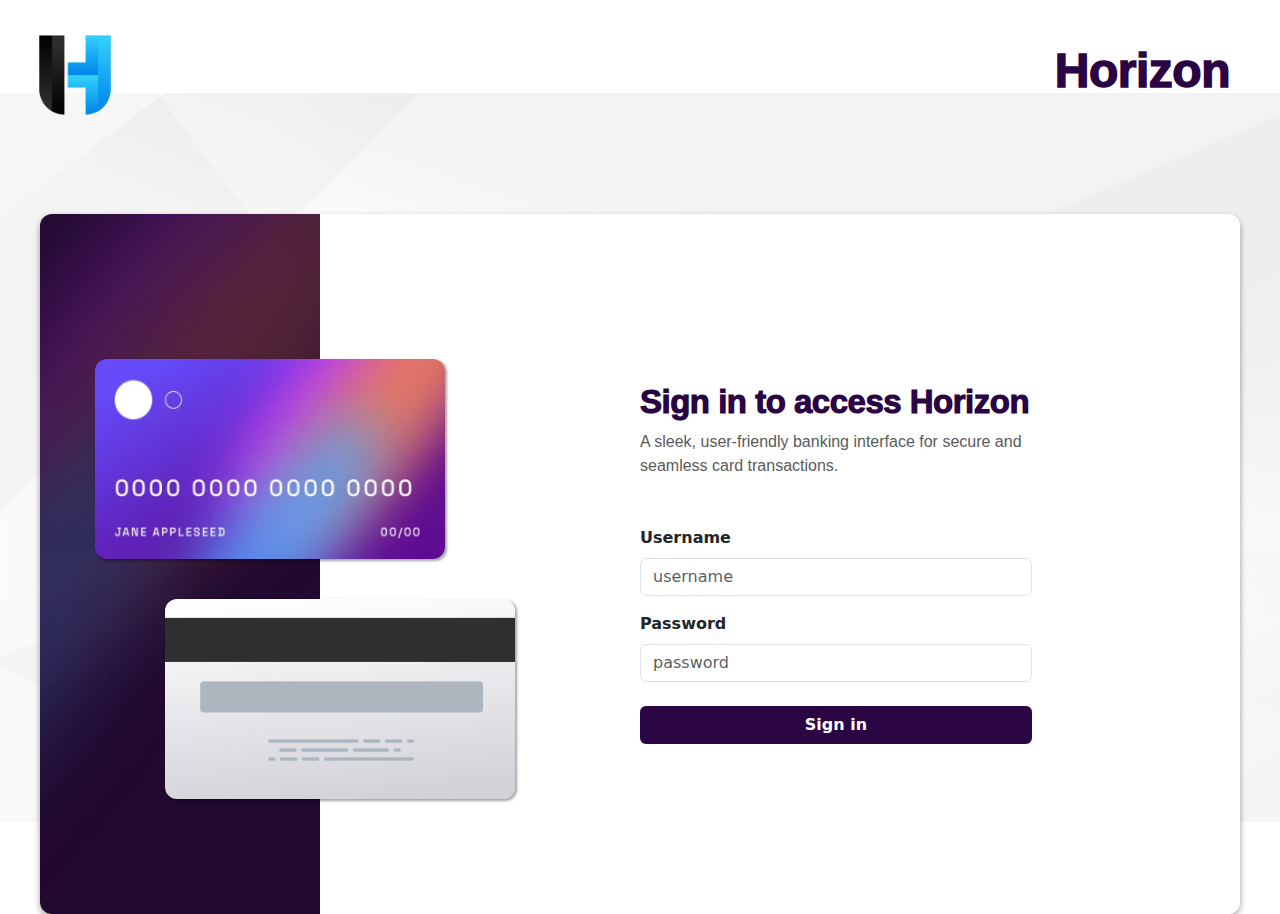
<file: src/main/webapp/index.html>
<!DOCTYPE html>
<html lang="en">
<head>
<meta charset="UTF-8">
<meta name="viewport" content="width=device-width, initial-scale=1.0">
<title>Horizon Payment</title>
<link
	href="https://cdn.jsdelivr.net/npm/bootstrap@5.3.3/dist/css/bootstrap.min.css"
	rel="stylesheet">
<link href="./css/index.css" rel="stylesheet">
<link href="./css/navProfile.css" rel="stylesheet">
</head>
<body>
	<nav class="d-flex w-auto justify-content-between align-items-center"
		style="height: 100%;">
		<img class="w-5 h-5" width="150px" height="150px"
			src="./images/logo2.png" />
		<h1
			style="padding-right: 50px; font-family: sans-serif; letter-spacing: -0.5px; font-weight: 990; font-size: xxx-large; color: #2b0444;">Horizon</h1>
	</nav>
	<div class="top-container">
		<div class="full-container">
			<div class="left-section">
				<div class="card-image">
					<img src="./images/bg-card-front2.png" alt="Front of card"
						class="card-front"> <img src="./images/bg-card-back.png"
						alt="Back of card" class="card-back">
				</div>
			</div>
			<div id="successPopup"
				style="display: none; position: fixed; top: 120px; right: 20px; padding: 15px; background-color: #4CAF50; color: white; border-radius: 5px; font-size: 16px; z-index: 1000;">
				Password changed successfully!</div>
			<div class="right-section">
				<div id="passwordChangeModal" class="modal-overlay"
					style="display: none; position: fixed; top: 0; left: 0; width: 100%; height: 100%; background-color: rgba(0, 0, 0, 0.7); z-index: 1000; justify-content: center; align-items: center;">
					<div class="modal-content"
						style="background-color: #ffffff; border-radius: 10px; width: 80%; padding: 30px; box-shadow: 0 4px 20px rgba(0, 0, 0, 0.1); position: relative;">
						<button class="close-btn"
							onclick="toggleModal('passwordChangeModal')"
							style="background: transparent; border: none; font-size: 30px; color: #e74c3c; cursor: pointer; position: absolute; top: 15px; right: 15px;">&times;</button>
						<h2 class="w-100 py-4 mb-4 text-center"
							style="color: #2980b9; font-size: 24px; font-family: sans-serif; font-weight: 800;">Change
							Password</h2>

						<div class="d-flex row" style="flex-direction: column;">
							<!-- Current Password -->
							<div class="d-flex align-items-center w-100 py-4 px-2 mx-3"
								style="border-bottom: 1px solid #ccc;">
								<label for="currentPassword" class="detail-label"
									style="width: 39%; color: #34495e; margin-left: 8%; font-weight: 600;">Current
									Password:</label>
								<div class="inputDiv" style="width: 40%; position: relative;">
									<input type="password" id="currentPassword" class=""
										style="width: 100%; border: 1px solid #ccc; padding: 8px; font-size: 16px; font-weight: 600; border-radius: 5px; color: #2c3e50; font-family: 'Arial', sans-serif;">
									<button type="button"
										onclick="togglePasswordVisibility('currentPassword', this)"
										style="position: absolute; right: 10px; top: 50%; transform: translateY(-50%); background: none; border: none; cursor: pointer;">
										<img src="./images/eye.svg" alt="Show password"
											style="width: 20px; height: 20px;">
									</button>
								</div>
							</div>

							<!-- New Password -->
							<div class="d-flex w-100 align-items-center py-4 px-2 mx-3"
								style="border-bottom: 1px solid #ccc;">
								<label for="newPassword" class="detail-label"
									style="width: 39%; color: #34495e; margin-left: 8%; font-weight: 600;">New
									Password:</label>
								<div class="inputDiv" style="width: 40%; position: relative;">
									<input type="password" id="newPassword" class=""
										style="width: 100%; border: 1px solid #ccc; padding: 8px; font-size: 16px; font-weight: 600; border-radius: 5px; color: #2c3e50; font-family: 'Arial', sans-serif;">
									<button type="button"
										onclick="togglePasswordVisibility('newPassword', this)"
										style="position: absolute; right: 10px; top: 50%; transform: translateY(-50%); background: none; border: none; cursor: pointer;">
										<img src="./images/eye.svg" alt="Show password"
											style="width: 20px; height: 20px;">
									</button>
								</div>
							</div>

							<!-- Confirm Password -->
							<div class="d-flex w-100 py-4 align-items-center px-2 mx-3">
								<label for="confirmPassword" class="detail-label"
									style="width: 39%; color: #34495e; margin-left: 8%; font-weight: 600;">Confirm
									Password:</label>
								<div class="inputDiv" style="width: 40%; position: relative;">
									<input type="password" id="confirmPassword" class=""
										style="width: 100%; border: 1px solid #ccc; padding: 8px; font-size: 16px; font-weight: 600; border-radius: 5px; color: #2c3e50; font-family: 'Arial', sans-serif;">
									<button type="button"
										onclick="togglePasswordVisibility('confirmPassword', this)"
										style="position: absolute; right: 10px; top: 50%; transform: translateY(-50%); background: none; border: none; cursor: pointer;">
										<img src="./images/eye.svg" alt="Show password"
											style="width: 20px; height: 20px;">
									</button>
								</div>
							</div>

							<p id="passwordmessage" class="text-danger text-center mt-3"></p>

							<!-- Submit Button -->
							<div class="d-flex justify-content-center mt-3">
								<button onclick="submitPasswordChange()" class="btn"
									style="background-color: #2980b9; color: white; padding: 10px 20px; font-size: 16px; font-weight: 600; border-radius: 5px; border: none; cursor: pointer;">
									Submit</button>
							</div>
						</div>
					</div>
				</div>
				<div class="form-section column">
					<div class="my-5 pb-0" style="padding-top: 80px;">
						<h1
							style="font-family: sans-serif; letter-spacing: -0.5px; font-weight: 990; font-size: 33px; color: #2b0444;"
							class="mb-2">Sign in to access Horizon</h1>
						<p
							style="font-family: sans-serif; font-weight: 0; width: 69%; color: #5A5A5A;">A
							sleek, user-friendly banking interface for secure and seamless
							card transactions.</p>
					</div>
					<form class="h-auto mt-5 mx-auto" onSubmit="login(event)">
						<div class="mb-3">
							<label style="font-weight: 800;" for="cardholder-name"
								class="form-label">Username</label> <input style="width: 70%;" required type="text"
								class="form-control" id="user-name" placeholder="username">
						</div>

						<div class="mb-4">
							<label style="font-weight: 800;" for="card-number"
								class="form-label">Password</label> <input style="width: 70%;" required
								type="password" class="form-control" id="password"
								placeholder="password">
						</div>


						<p id="errormessage" style="width: 70%;" class="text-danger text-center"></p>
						<button type="submit" style="font-weight: 800; width: 70%;" type="submit"
							class="btn btn-confirm mb-3">Sign in</button>
					</form>
				</div>
			</div>
		</div>

	</div>
	<script
		src="https://cdn.jsdelivr.net/npm/bootstrap@5.3.3/dist/js/bootstrap.bundle.min.js"></script>
	<script src="./js/login.js"></script>
</body>
</html>
</file>
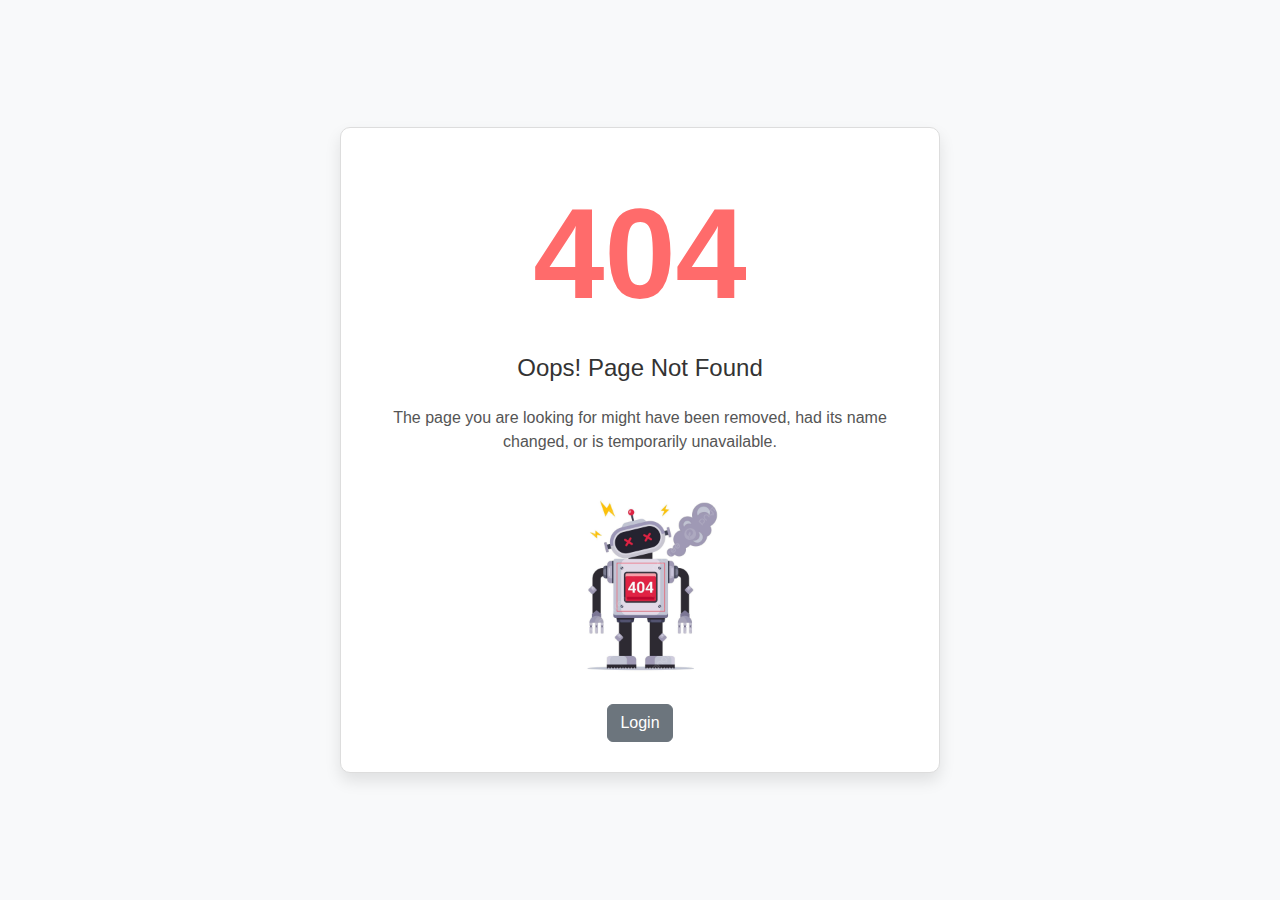
<file: webapp/accounts.html>
<!DOCTYPE html>
<html lang="en">
<head>
<meta charset="UTF-8">
<meta name="viewport" content="width=device-width, initial-scale=1.0">
<title>Horizon Payment</title>
<link
	href="https://cdn.jsdelivr.net/npm/bootstrap@5.3.3/dist/css/bootstrap.min.css"
	rel="stylesheet">
<link href="./css/navProfile.css" rel="stylesheet">
<link href="./css/accounts.css" rel="stylesheet">
</head>
<body style="display: none">
	<div>
		<nav style="background-color: white; color: #2b0444;"
			class="d-flex justify-content-between align-items-center shadow">
			<div class="d-flex align-items-center">
				<a class="m-0 p-0" href="dashboard.html"><img class="w-5 h-5"
					width="100px" height="100px" src="./images/logo2.png" alt="" /></a>
				<h1
					style="padding-right: 50px; font-family: sans-serif; letter-spacing: -0.5px; font-weight: 990; font-size: xxx-large; color: #2b0444;">Horizon</h1>
			</div>
			<div class="d-flex justify-content-between">
				<div class="me-3">
					<button onclick="toggleModal('employeeChatBox')" class="btn"
						style="padding: 10px; border-radius: 15px;">
						<img src="./images/support.svg" width="30px" height="30px"
							title="support" />
					</button>
				</div>
				<div class="me-3 position-relative">
					<button id="notificationBell" class="btn"
						style="padding: 10px; border-radius: 15px; position: relative;">
						<img src="./images/bell.svg" width="30px" height="30px"
							title="notification" /> <span id="notificationBadge"
							class="badge">0</span>
					</button>
					<div id="notificationDropdown" class="notification-dropdown">
						<div id="notificationList"></div>
						<button id="loadMoreBtn" class="load-more-btn">Load More</button>
					</div>
				</div>

				<div class="profile-dropdown">
					<button class="btn" id="profileButton"
						style="padding: 10px; border-radius: 15px;">
						<img src="./images/user.svg" width="30px" height="30px"
							title="profile" />
					</button>
				</div>
			</div>
		</nav>

		<div id="employeeChatBox" class="modal-overlay" style="display: none;">
			<!-- Employee Dashboard for Chat -->
			<div
				style="position: fixed; bottom: 20px; right: 20px; width: 400px; border-radius: 10px; box-shadow: 0 4px 10px rgba(0, 0, 0, 0.1); z-index: 9999; display: flex; flex-direction: row;">
				<!-- Main Chat Area -->
				<div id="chatArea"
					style="flex-grow: 1; display: flex; flex-direction: column; border-radius: 0 10px 10px 0;">
					<div id="chatHeader"
						style="background-color: #2980b9; color: white; padding: 10px; border-radius: 10px 10px 0 0; display: flex; justify-content: space-between;">
						<div style="display: flex; align-items: center;">
							<img src="./images/profile.svg" alt="Chat Logo"
								style="width: 30px; height: 30px; margin-right: 10px;">
						</div>

						<p id="chatUserName"
							style="font-size: 17px; font-weight: bold; margin-bottom: 0;">Connecting
							users</p>
						<button onclick="closeChat()"
							style="background-color: transparent; color: white; border: none; font-size: 20px; cursor: pointer; border-radius: 80px;">
							<img alt="" src="./images/close.svg" height="30px" width="30px">
						</button>
					</div>

					<div id="chatMessages"
						style="height: 250px; overflow-y: scroll; padding: 10px; background-color: #f7f7f7;">
						<!-- Dynamic chat messages will appear here -->
					</div>

					<div
						style="display: flex; align-items: center; padding: 10px; background-color: #f7f7f7; border-radius: 0 0 10px 10px;">
						<button id="startChatButton" onclick="startEmployeeChat()"
							style="background-color: #2980b9; color: white; padding: 8px 15px; border-radius: 10px; border: none; cursor: pointer; margin-right: 10px;">
							Connect</button>
						<textarea id="employeeMessageInput"
							style="width: 80%; padding: 8px; border: 1px solid #ddd; border-radius: 10px; font-size: 14px;"
							placeholder="Type a message..."></textarea>
						<button onclick="sendEmployeeMessage()"
							style="background-color: #2980b9; color: white; padding: 8px 15px; border-radius: 50%; margin-left: 10px; border: none; cursor: pointer;"
							id="sendButton">&#10148;</button>
					</div>
				</div>
			</div>
		</div>


		<div id="messageModal" class="modal-overlay"
			style="display: none; position: fixed; top: 0; left: 0; width: 100%; height: 100%; background-color: rgba(0, 0, 0, 0.7); z-index: 1000; justify-content: center; align-items: center;">
			<p id="createSuccessPopup"
				style="display: none; position: fixed; top: 120px; right: 20px; padding: 15px; background-color: #4CAF50; color: white; border-radius: 5px; font-size: 16px; z-index: 1000;">
			</p>
			<div class="modal-content account-details"
				style="background-color: whitesmoke; border-radius: 10px; width: 80%; max-width: 500px; padding: 25px; box-shadow: 0 4px 20px rgba(0, 0, 0, 0.2); position: relative; text-align: left;">

				<!-- Close button -->
				<button class="close-btn my-3" onclick="toggleModal('messageModal')"
					style="background: transparent; font-size: 30px; color: #e74c3c; cursor: pointer; position: absolute; top: 0px; right: 15px; border: none; border-radius: 50%; height: 40px; width: 40px; display: flex; align-items: center; justify-content: center; transition: background-color 0.3s ease, transform 0.3s ease;"
					onmouseover="this.style.backgroundColor='rgba(231, 76, 60, 0.1)'; this.style.transform='scale(1.1)';"
					onmouseout="this.style.backgroundColor='transparent'; this.style.transform='scale(1)';">&times;</button>

				<!-- Title -->
				<h2 id="modalMessageType"
					style="color: #2980b9; font-size: 24px; font-family: 'Arial', sans-serif; font-weight: 600; margin-bottom: 15px; text-transform: capitalize; text-align: center;">
				</h2>

				<!-- Message details -->
				<div class="d-flex row mb-3"
					style="display: flex; flex-direction: column; gap: 10px; background: #f7f7f7; padding: 15px; border-radius: 10px; box-shadow: inset 0 0 10px rgba(0, 0, 0, 0.05);">

					<!-- Sender and Content Box -->
					<div
						style="display: flex; flex-direction: column; padding: 10px; background: #ecf0f1; border-radius: 8px;">
						<p id="modalMessagesender"
							style="font-size: 14px; font-weight: 600; color: #2c3e50; margin-bottom: 5px; padding-left: 5px;">
						</p>
						<p id="modalMessageContent"
							style="font-size: 15px; color: #444; line-height: 1.5; word-break: break-word; padding: 10px; background: white; border-radius: 6px;">
						</p>
					</div>

					<!-- Timestamp -->
					<small id="modalCreatedAt"
						style="color: #777; font-size: 13px; font-style: italic; text-align: right; display: block; margin-top: 5px;">
					</small>

				</div>
			</div>
		</div>

		<!-- Right Side Panel -->
		<div id="profilePanel" class="side-panel">
			<div class="side-panel-header">
				<h2>Profile Overview</h2>
				<button class="close-btn" onclick="toggleProfilePanel()"
					style="background: transparent; font-size: 30px; color: #e74c3c; cursor: pointer; position: absolute; top: 15px; right: 15px; border: none; border-radius: 50%; height: 40px; width: 40px; display: flex; align-items: center; justify-content: center; transition: background-color 0.3s ease, transform 0.3s ease;"
					onmouseover="this.style.backgroundColor='rgba(231, 76, 60, 0.1)'; this.style.transform='scale(1.1)';"
					onmouseout="this.style.backgroundColor='transparent'; this.style.transform='scale(1)';">&times;</button>
			</div>
			<div class="side-panel-content">
				<div class="detail-item">
					<span class="detail-label">Full Name:</span> <span
						id="profile-fullname" class="detail-value fullname"
						style="color: #4677bd;">Gurusakthivel V</span>
				</div>
				<div class="detail-item">
					<span class="detail-label">Email:</span> <span id="profile-email"
						class="email detail-value">guru@gmail.com</span>
				</div>
				<div class="detail-item">
					<span class="detail-label">Phone:</span> <span id="profile-phone"
						class="phone detail-value">9361409778</span>
				</div>
				<div class="detail-item">
					<span class="detail-label">Status:</span> <span id="profile-status"
						class="detail-value status text-green" style="color: green">Active</span>
				</div>
				<hr>
				<ul class="dropdown-items d-flex col justify-content-center"
					role="button">
					<li id="log-item"><a class="py-2 px-4" href="logs.html"><img
							src="./images/file.svg" width="30px" height="30px" alt="" /></a></li>
					<li><a class="py-2 px-4"
						onclick="toggleModal('passwordChangeModal')"><img
							src="./images/settings.svg" width="30px" height="30px" alt="" /></a></li>
					<li><a id="create-user-item" class="py-2 px-4"
						href="user-details.html"><img src="./images/create-user.svg"
							width="30px" height="30px" alt="" /></a></li>
					<li><a class="py-2 px-4" onclick="logout()"><img
							src="./images/logout.svg" width="30px" height="30px" alt="" /></a></li>
				</ul>
			</div>
		</div>


		<div id="newAccountModal" class="modal-overlay"
			style="display: none; position: fixed; top: 0; left: 0; width: 100%; height: 100%; background-color: rgba(0, 0, 0, 0.7); z-index: 1000; justify-content: center; align-items: center;">
			<p id="createSuccessPopup"
				style="display: none; position: fixed; top: 120px; right: 20px; padding: 15px; background-color: #4CAF50; color: white; border-radius: 5px; font-size: 16px; z-index: 1000;">
			</p>
			<div class="modal-content account-details"
				style="background-color: whitesmoke; border-radius: 10px; width: 80%; max-width: 500px; padding: 20px; box-shadow: 0 4px 20px rgba(0, 0, 0, 0.1);">
				<button class="close-btn my-3"
					onclick="toggleModal('newAccountModal')"
					style="background: transparent; font-size: 30px; color: #e74c3c; cursor: pointer; position: absolute; top: 15px; right: 15px; border: none; border-radius: 50%; height: 40px; width: 40px; display: flex; align-items: center; justify-content: center; transition: background-color 0.3s ease, transform 0.3s ease;"
					onmouseover="this.style.backgroundColor='rgba(231, 76, 60, 0.1)'; this.style.transform='scale(1.1)';"
					onmouseout="this.style.backgroundColor='transparent'; this.style.transform='scale(1)';">&times;</button>
				<h2 class="w-100 py-4 mb-4 text-center"
					style="color: #2980b9; font-size: 24px; font-family: 'Arial', sans-serif; font-weight: 600;">Account
					Details</h2>
				<!-- Branch details -->
				<div class="d-flex row mb-3" style="flex-direction: column;">

					<div class="detail-item d-flex w-100 py-3 px-2 mx-2"
						style="border-bottom: 1px solid #ccc;">
						<span class="detail-label"
							style="width: 39%; color: #34495e; margin-left: 17%;">User
							id:</span>
						<div class="inputDiv d-flex"
							style="width: 40%; position: relative;">
							<input class="mb-0 px-2 py-1" id="newUserId"
								oninput="fetchUserIdDetails(this.value)" required
								style="color: #2c3e50; border: 1px solid #ccc; border-radius: 10px; width: 75%; font-size: 16px; font-weight: 600; font-family: 'Arial', sans-serif; transition: border-color 0.3s ease, box-shadow 0.3s ease;"
								autocomplete="off"
								onfocus="this.style.borderColor='#2980b9'; this.style.boxShadow='0 0 8px rgba(41, 128, 185, 0.5)';"
								onblur="this.style.borderColor='#ccc'; this.style.boxShadow='none';">
							<div id="userIddropdown" class="dropdown-menu"
								style="display: none; position: absolute; top: 100%; left: 0; width: 100%; background: white; border: 1px solid #ddd; border-radius: 5px; z-index: 10; transition: background-color 0.3s ease, box-shadow 0.3s ease;">
							</div>
						</div>
					</div>

					<div class="detail-item d-flex w-100 py-3 px-2 mx-2 mb-3"
						data-id="3" style="border-bottom: 1px solid #ccc;">
						<span class="detail-label" style="width: 39%; margin-left: 17%;">Type:</span>
						<div class="inputDiv" style="width: 40%;">
							<select class="form-control p-1 px-2" id="newAccountType"
								required disabled
								style="width: 75%; border: 1px solid #ccc; border-radius: 10px; transition: border-color 0.3s ease, box-shadow 0.3s ease;"
								onfocus="this.style.borderColor='#2980b9'; this.style.boxShadow='0 0 8px rgba(41, 128, 185, 0.5)';"
								onblur="this.style.borderColor='#ccc'; this.style.boxShadow='none';"
								aria-expanded="false">
								<option value="" selected>Select Type</option>
							</select>
						</div>
					</div>


					<div class="detail-item d-flex w-100 py-3 px-2 mx-2" data-id="3">
						<span class="detail-label" style="width: 39%; margin-left: 17%;">Balance:</span>
						<div class="inputDiv" style="width: 40%;">
							<input required id="newbalance" value="0.0"
								class="accNumberInput rounded p-1 px-2 w-30 bg-white"
								style="border: 1px solid #ccc; border-radius: 10px; width: 75%; transition: border-color 0.3s ease, box-shadow 0.3s ease;"
								onfocus="this.style.borderColor='#2980b9'; this.style.boxShadow='0 0 8px rgba(41, 128, 185, 0.5)';"
								onblur="this.style.borderColor='#ccc'; this.style.boxShadow='none';"
								type="text" />
						</div>
					</div>

					<p id="accountMessage"
						class="text-danger mt-2 fs-large text-center"
						style="display: none">Error message</p>

					<button class="mt-3 mb-2 mx-auto" onclick="saveAccount()"
						style="width: max-content; display: flex; align-items: center; justify-content: center; background-color: #2980b9; color: white; font-size: 16px; font-family: Arial, sans-serif; font-weight: bold; padding: 10px 20px; border: none; border-radius: 8px; box-shadow: 0 4px 6px rgba(0, 0, 0, 0.1); cursor: pointer; transition: background-color 0.3s ease, transform 0.2s ease;"
						onmouseover="this.style.backgroundColor='#2471A3'; this.style.transform='scale(1.05)';"
						onmouseout="this.style.backgroundColor='#2980b9'; this.style.transform='scale(1)';">
						<img src="./images/savewhite.svg" alt="Save Icon"
							style="width: 20px; height: 20px; margin-right: 10px;">
						Save
					</button>

				</div>
			</div>
		</div>


		<div id="successModal"
			style="display: none; position: fixed; top: 0; left: 0; width: 100%; height: 100%; background-color: rgba(0, 0, 0, 0.7); justify-content: center; align-items: center; z-index: 1000; animation: fadeIn 0.5s ease-out;">
			<div
				style="background-color: white; border-radius: 10px; padding: 90px 90px; text-align: center; box-shadow: 0px 4px 15px rgba(0, 0, 0, 0.2); max-width: 80%; animation: scaleIn 0.5s ease-in-out;">
				<div>
					<img src="./images/success.webp" alt="Success"
						style="width: 150px; height: 150px; margin: 0 auto 20px; animation: pulse 1.5s infinite;">
				</div>
				<div>
					<p id="successMessage"
						style="font-size: 18px; color: #4CAF50; margin-top: 15px; margin-bottom: 20px; font-weight: bold; animation: textAppear 1s ease-in-out;">
						Account updated successfully!</p>
				</div>
				<button
					style="background-color: #4CAF50; color: white; border: none; padding: 12px 25px; border-radius: 25px; cursor: pointer; font-size: 16px; font-weight: bold; box-shadow: 0px 4px 8px rgba(0, 0, 0, 0.2); transition: transform 0.2s ease, box-shadow 0.2s ease; animation: buttonPop 0.5s ease-out;"
					onclick="closeModal()">OK</button>
			</div>
		</div>

		<div id="accountDetailsModal" class="modal-overlay"
			style="display: none; position: fixed; top: 0; left: 0; width: 100%; height: 100%; background-color: rgba(0, 0, 0, 0.7); z-index: 1000; justify-content: center; align-items: center;">
			<div class="modal-content account-details"
				style="background-color: whitesmoke; border-radius: 10px; width: 80%; max-width: 500px; padding: 20px; box-shadow: 0 4px 20px rgba(0, 0, 0, 0.1);">
				<button class="close-btn my-3"
					onclick="toggleModal('accountDetailsModal')"
					style="background: transparent; font-size: 30px; color: #e74c3c; cursor: pointer; position: absolute; top: 15px; right: 15px; border: none; border-radius: 50%; height: 40px; width: 40px; display: flex; align-items: center; justify-content: center; transition: background-color 0.3s ease, transform 0.3s ease;"
					onmouseover="this.style.backgroundColor='rgba(231, 76, 60, 0.1)'; this.style.transform='scale(1.1)';"
					onmouseout="this.style.backgroundColor='transparent'; this.style.transform='scale(1)';">&times;</button>
				<h2 class="w-100 py-4 mb-4 text-center"
					style="color: #2980b9; font-size: 24px; font-family: 'Arial', sans-serif; font-weight: 600;">Account
					Details</h2>
				<!-- Branch details -->
				<div class="d-flex row" style="flex-direction: column;">

					<div class="detail-item d-flex w-100 py-3 px-2 mx-2"
						style="border-bottom: 1px solid #ccc;">
						<span class="detail-label"
							style="width: 39%; color: #34495e; margin-left: 17%;">Branch
							id:</span>
						<div class="inputDiv d-flex"
							style="width: 40%; position: relative;">
							<input class="mb-0 px-2 py-1" id="accountbranchId" disabled
								oninput="fetchDropdownOptions(this.value)"
								style="color: #2c3e50; border: 0; border-radius: 10px; width: 75%; font-size: 16px; font-weight: 600; font-family: 'Arial', sans-serif;"
								autocomplete="off">
							<div id="dropdown" class="dropdown-menu"
								style="display: none; position: absolute; top: 100%; left: 0; width: 100%; background: white; border: 1px solid #ddd; border-radius: 5px; z-index: 10;"></div>
							<img onclick="updateBranch()" id="branchEdit"
								style="margin-top: 5px; margin-left: auto; cursor: pointer; display: none;"
								src="./images/editOne.svg" width="20px" height="20px"
								alt="brancheditbutton" /> <img id="branchSave"
								onclick="saveBranch()"
								style="margin-top: 5px; display: none; margin-left: auto; cursor: pointer"
								src="./images/save.svg" width="20px" height="20px" alt="" />
						</div>

					</div>

					<div class="detail-item d-flex w-100 py-3 px-2 mx-2"
						style="border-bottom: 1px solid #ccc;">
						<span class="detail-label"
							style="width: 39%; color: #34495e; margin-left: 17%;">Account
							Holder:</span>
						<div class="inputDiv" style="width: 40%;">
							<p class="mb-0" id="accountfullname"
								style="color: #4677bd; font-size: 16px; font-weight: 600; font-family: 'Arial', sans-serif;"></p>
						</div>
					</div>

					<div class="detail-item d-flex w-100 py-3 px-2 mx-2"
						style="border-bottom: 1px solid #ccc;">
						<span class="detail-label"
							style="width: 39%; color: #34495e; margin-left: 17%;">Account
							Number:</span>
						<div class="inputDiv" style="width: 40%;">
							<p class="mb-0" id="accountNumber2"
								style="color: #2c3e50; font-size: 16px; font-weight: 600; font-family: 'Arial', sans-serif;"></p>
						</div>
					</div>



					<div class="detail-item d-flex w-100 py-3 px-2 mx-2"
						style="border-bottom: 1px solid #ccc;">
						<span class="detail-label"
							style="width: 39%; color: #34495e; margin-left: 17%;">Contact:</span>
						<div class="inputDiv" style="width: 40%;">
							<p class="mb-0" id="accountphone"
								style="color: #4677bd; font-size: 16px; font-weight: 600; font-family: 'Arial', sans-serif;"></p>
						</div>
					</div>

					<div class="detail-item d-flex w-100 py-3 px-2 mx-2">
						<span class="detail-label"
							style="width: 39%; color: #34495e; margin-left: 17%;">Status:</span>
						<div class="inputDiv d-flex"
							style="width: 40%; position: relative;">
							<input class="mb-0 px-2 py-1" id="accountStatus" disabled
								onclick="toggleDropdown()"
								style="color: #2c3e50; border: 0; border-radius: 10px; width: 75%; font-size: 16px; font-weight: 600; font-family: 'Arial', sans-serif;"
								autocomplete="off" />
							<div id="dropdownStatus" class="dropdown-menu"
								style="display: none; position: absolute; top: 100%; left: 0; width: 100%; background: white; border: 1px solid #ddd; border-radius: 5px; z-index: 10;"></div>
							<img onclick="updateStatus()" id="statusEdit"
								style="margin-top: 5px; margin-left: auto; cursor: pointer; display: block;"
								src="./images/editOne.svg" width="20px" height="20px"
								alt="statuseditbutton" /> <img id="statusSave"
								onclick="saveStatus()"
								style="margin-top: 5px; display: none; margin-left: auto; cursor: pointer"
								src="./images/save.svg" width="20px" height="20px" alt="" />
						</div>


					</div>
					<p id="errorUpdate" class="text-center"
						style="display: none; padding: 15px; color: red; font-size: 16px; z-index: 1000;">
						Error occured.</p>

				</div>
			</div>
		</div>

		<div id="passwordChangeModal" class="modal-overlay"
			style="display: none; position: fixed; top: 0; left: 0; width: 100%; height: 100%; background-color: rgba(0, 0, 0, 0.7); z-index: 1000; justify-content: center; align-items: center;">
			<div class="modal-content"
				style="background-color: #ffffff; border-radius: 10px; width: 80%; padding: 30px; box-shadow: 0 4px 20px rgba(0, 0, 0, 0.1); position: relative;">
				<button class="close-btn"
					onclick="toggleModal('passwordChangeModal')"
					style="background: transparent; font-size: 30px; color: #e74c3c; cursor: pointer; position: absolute; top: 15px; right: 15px; border: none; border-radius: 50%; height: 40px; width: 40px; display: flex; align-items: center; justify-content: center; transition: background-color 0.3s ease, transform 0.3s ease;"
					onmouseover="this.style.backgroundColor='rgba(231, 76, 60, 0.1)'; this.style.transform='scale(1.1)';"
					onmouseout="this.style.backgroundColor='transparent'; this.style.transform='scale(1)';">&times;</button>
				<h2 class="w-100 py-4 mb-4 text-center"
					style="color: #2980b9; font-size: 24px; font-family: sans-serif; font-weight: 800;">Change
					Password</h2>

				<div class="d-flex row" style="flex-direction: column;">
					<!-- Current Password -->
					<div class="d-flex align-items-center w-100 py-4 px-5"
						style="border-bottom: 1px solid #ccc;">
						<label for="currentPassword" class="detail-label"
							style="width: 39%; color: #34495e; margin-left: 8%; font-weight: 800; font-family: sans-serif">Current
							Password:</label>
						<div class="inputDiv" style="width: 45%; position: relative;">
							<input type="password" id="currentPassword" class=""
								style="width: 100%; border: 1px solid #ccc; padding: 8px; font-size: 16px; font-weight: 600; border-radius: 5px; color: #2c3e50; font-family: 'Arial', sans-serif;">
							<button type="button"
								onclick="togglePasswordVisibility('currentPassword', this)"
								style="position: absolute; right: 10px; top: 50%; transform: translateY(-50%); background: none; border: none; cursor: pointer; border-radius: 20px;">
								<img src="./images/eye.svg" alt="Show password"
									style="width: 20px; height: 20px;">
							</button>
						</div>
					</div>

					<!-- New Password -->
					<div class="d-flex w-100 align-items-center py-4 px-5"
						style="border-bottom: 1px solid #ccc;">
						<label for="newPassword" class="detail-label"
							style="width: 39%; color: #34495e; margin-left: 8%; font-weight: 800; font-family: sans-serif">New
							Password:</label>
						<div class="inputDiv" style="width: 45%; position: relative;">
							<input type="password" id="newPassword" class=""
								style="width: 100%; border: 1px solid #ccc; padding: 8px; font-size: 16px; font-weight: 600; border-radius: 5px; color: #2c3e50; font-family: 'Arial', sans-serif;">
							<button type="button"
								onclick="togglePasswordVisibility('newPassword', this)"
								style="position: absolute; right: 10px; top: 50%; transform: translateY(-50%); background: none; border: none; cursor: pointer; border-radius: 20px;">
								<img src="./images/eye.svg" alt="Show password"
									style="width: 20px; height: 20px;">
							</button>
						</div>
					</div>

					<!-- Confirm Password -->
					<div class="d-flex w-100 py-4 align-items-center py-4 px-5">
						<label for="confirmPassword" class="detail-label"
							style="width: 39%; color: #34495e; margin-left: 8%; font-weight: 800; font-family: sans-serif">Confirm
							Password:</label>
						<div class="inputDiv" style="width: 45%; position: relative;">
							<input type="password" id="confirmPassword" class=""
								style="width: 100%; border: 1px solid #ccc; padding: 8px; font-size: 16px; font-weight: 600; border-radius: 5px; color: #2c3e50; font-family: 'Arial', sans-serif;">
							<button type="button"
								onclick="togglePasswordVisibility('confirmPassword', this)"
								style="position: absolute; right: 10px; top: 50%; transform: translateY(-50%); background: none; border: none; cursor: pointer; border-radius: 20px;">
								<img src="./images/eye.svg" alt="Show password"
									style="width: 20px; height: 20px;">
							</button>
						</div>
					</div>

					<p id="passwordmessage" style="display: none"
						class="text-danger text-center mt-3"></p>

					<!-- Submit Button -->
					<div class="d-flex justify-content-center mt-3">
						<div class="d-flex my-3">
							<button class="mb-2 mx-auto" type="submit"
								style="width: max-content; display: flex; align-items: center; justify-content: center; background-color: #2980b9; color: white; font-size: 16px; font-family: Arial, sans-serif; font-weight: bold; padding: 10px 20px; border: none; border-radius: 8px; box-shadow: 0 4px 6px rgba(0, 0, 0, 0.1); cursor: pointer; transition: background-color 0.3s ease, transform 0.2s ease;"
								onmouseover="this.style.backgroundColor='#2471A3'; this.style.transform='scale(1.05)';"
								onmouseout="this.style.backgroundColor='#2980b9'; this.style.transform='scale(1)';"
								onclick="submitPasswordChange()">
								<img src="./images/savewhite.svg" alt="Save Icon"
									style="width: 20px; height: 20px; margin-right: 10px;">
								Save
							</button>
						</div>
					</div>
				</div>
			</div>
		</div>
		<div class="full-container">
			<div class="left-section ms-2">
				<div
					style="border-top-left-radius: 15%; border-top-right-radius: 15%;"
					class="tree-item" onclick="toggleItem(this)">
					<a href="dashboard.html"><img width="34px" height="30px"
						src="./images/home.svg" alt="" /></a> <a class="mt-2 text-white"
						href="dashboard.html">Home</a>
				</div>
				<div class="tree-item" onclick="toggleItem(this)">
					<a href="user-details.html"><img width="34px" height="30px"
						src="./images/users.svg" alt="" /></a> <a class="text-white"
						href="user-details.html">Users</a>
				</div>
				<div class="tree-item" onclick="toggleItem(this)">
					<a href="accounts.html"><img width="34px" height="30px"
						src="./images/accounts.svg" alt="" /></a> <a class="text-white"
						href="accounts.html">Accounts</a>
				</div>
				<div class="tree-item" onclick="toggleItem(this)">
					<a href="transactions.html"><img width="34px" height="30px"
						src="./images/transactions.svg" alt="" /></a> <a class="text-white"
						href="transactions.html">Statement</a>
				</div>
				<div class="tree-item pb-4"
					style="border-bottom-left-radius: 15%; border-bottom-right-radius: 15%;"
					onclick="toggleItem(this)">
					<a href="payment.html"><img width="34px" height="30px"
						src="./images/payment.svg" alt="" /></a> <a class="text-white"
						href="payment.html">Payment</a>
				</div>
			</div>
			<div class="right-section ">
				<div style="padding: 20px" class="accounts-block d-flex row">
					<div style='font-family: sans-serif;'
						class="d-flex column mb-3 align-items-center align-items-baseline">
						<h3 class="my-auto"
							style="font-family: sans-serif; font-weight: 900; color: #2b0444; font-size: larger;">Accounts</h3>
						<img class="my-auto ms-2" onclick="toggleModal('newAccountModal')"
							style="cursor: pointer;" width="34px" height="30px"
							src="./images/new.svg" alt="" />
						<div class="account-filter d-flex my-auto flex-wrap ms-auto">
							<div id="customeridfilter" style="display: flex;"
								class="id-dropdown align-items-baseline me-3 mb-3">
								<label class="fw-bold  me-2 text-dark">User Id:</label> <input
									style="width: 150px;" class="form-control" type="text"
									id="customerIdsearchInput" placeholder="Customer Id"
									aria-expanded="false">
							</div>
							<div id="branchidfilter" style="display: flex;"
								class="id-dropdown align-items-baseline me-3 mb-3">
								<label style="font-family: sans-serif;"
									class="fw-bold pe-3 text-dark">Branch Id:</label> <input
									style="width: 150px;" class="form-control" type="text"
									id="branchIdsearchInput" placeholder="Branch Id"
									aria-expanded="false">
							</div>
							<div class="id-dropdown d-flex align-items-baseline me-3 mb-3">
								<label class="fw-bold me-2 text-dark">Account:</label> <input
									class="form-control" type="text" style="width: 150px;"
									id="accountsearchInput" placeholder="Account number"
									aria-expanded="false">
							</div>
							<div class="id-dropdown d-flex align-items-baseline me-3 mb-3">
								<label class="fw-bold me-2 text-dark">Status:</label> <select
									class="form-control" id="accountStatussearchInput"
									aria-expanded="false" style="width: 150px;">
									<option value="" selected>Select Status</option>
									<option value="Active">Active</option>
									<option value="Inactive">Inactive</option>
									<option value="Pending">Pending</option>
								</select>
							</div>

							<div class="id-dropdown d-flex align-items-baseline me-3 mb-3">
								<label class="fw-bold me-2 text-dark">Type:</label> <select
									class="form-control" id="accountTypesearchInput"
									style="width: 150px;" aria-expanded="false">
									<option value="" selected>Select Type</option>
									<option value="Current">Current</option>
									<option value="Savings">Savings</option>
								</select>
							</div>

						</div>
					</div>

					<div class="accounts-list text-white rounded cursor-pointer">
						<div
							style="background-color: #2b0444; color: white; font-weight: 900; padding: 10px; border-radius: 10px;"
							class="account-item mb-3">
							<p class="userId" style="font-size: larger;">User Id</p>
							<p class="accountNumber">Account Number</p>
							<p class="branchId" style="font-size: larger; margin-left: -20px">Branch
								Id</p>
							<p class="accbalance"
								style="font-size: larger; color: white; margin-left: 25px">Balance</p>
							<p class="branchId" style="font-size: larger; margin-left: -25px">Branch
								Name</p>
							<p class="acctype" style="margin-left: 90px;">Type</p>
							<p class="branchName"
								style="font-size: larger; margin-left: -12px;">Status</p>

							<p class="accountcreatedat" style="margin-left: -18px">Account
								Created</p>
						</div>

						<!-- Repeatable transaction rows -->
						<div class="account-data"></div>

					</div>
				</div>

				<div id="buttons" class="pagination-buttons w-100 mt-5"
					style="margin-left: 36%; position: fixed; top: 85%; display: flex; gap: 1rem;">

					<button id="prevButton" class="btn btn-dark"
						style="background-color: #2b0444; font-weight: 500; padding: 10px 20px; border-radius: 5px;"
						onclick="prevPage()" disabled>Back</button>
					<div id="pageNumbers" class="d-flex align-items-center"
						style="color: black; font-weight: 700; font-size: 17px;"></div>
					<button id="nextButton" class="btn btn-dark"
						style="background-color: #2b0444; font-weight: 500; padding: 10px 20px; border-radius: 5px;"
						onclick="nextPage()">Next</button>
				</div>
			</div>
		</div>
	</div>
	<script
		src="https://cdn.jsdelivr.net/npm/bootstrap@5.3.3/dist/js/bootstrap.bundle.min.js"></script>
	<script src="./js/profile.js" type="text/javascript"></script>
	<script src="./js/accounts.js" type="text/javascript"></script>
	<script src="./js/chat.js" type="text/javascript"></script>
</body>
</html>
</file>
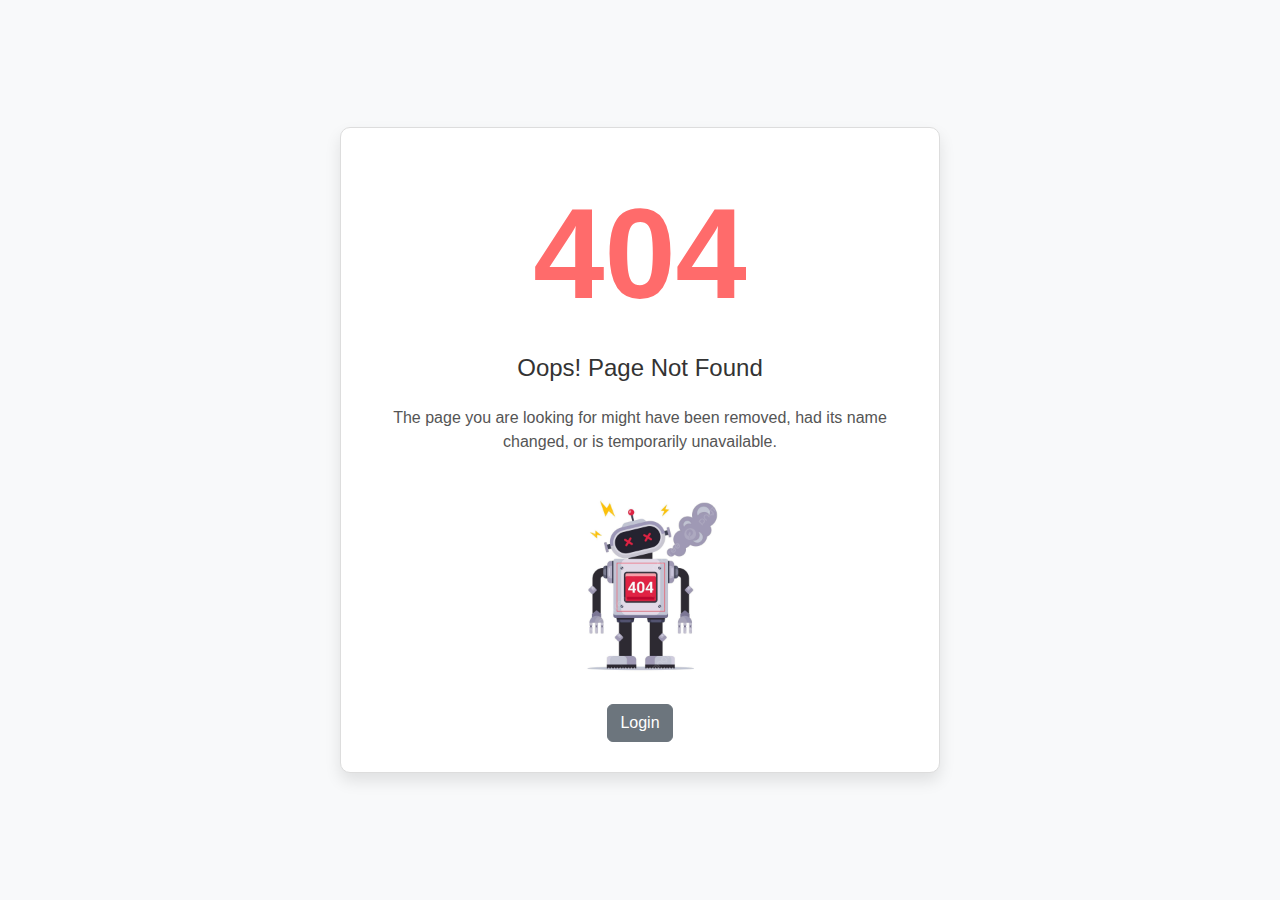
<file: webapp/dashboard.html>
<!DOCTYPE html>

<html lang="en">
<head>
<meta charset="UTF-8">
<meta name="viewport" content="width=device-width, initial-scale=1.0">
<title>Horizon Payment</title>
<link
	href="https://cdn.jsdelivr.net/npm/bootstrap@5.3.3/dist/css/bootstrap.min.css"
	rel="stylesheet">
<link href="./css/dashboard.css" rel="stylesheet">
<link rel="preconnect" href="https://fonts.googleapis.com">
<link rel="preconnect" href="https://fonts.gstatic.com" crossorigin>
<link
	href="https://fonts.googleapis.com/css2?family=Roboto:ital,wght@0,100..900;1,100..900&display=swap"
	rel="stylesheet">
</head>
<body style="display: none; font-family: 'Roboto'">
	<div>
		<nav style="background-color: white; color: #2b0444;"
			class="d-flex justify-content-between align-items-center shadow">
			<div class="d-flex align-items-center">
				<a class="m-0 p-0" href="dashboard.html"><img class="w-5 h-5"
					width="100px" height="100px" src="./images/logo2.png" alt="" /></a>
				<h1
					style="padding-right: 50px; font-family: sans-serif; letter-spacing: -0.5px; font-weight: 990; font-size: xxx-large; color: #2b0444;">Horizon</h1>
			</div>
			<div class="d-flex justify-content-between">
				<div class="me-3">
					<button onclick="toggleModal('chatBoxModel')" class="btn"
						style="padding: 10px; border-radius: 15px;">
						<img src="./images/support.svg" width="30px" height="30px"
							title="support" />
					</button>
				</div>
				<div class="me-2">
					<button class="btn" style="padding: 10px; border-radius: 15px;">
						<img onclick="toggleModal('newRequestModal')"
							src="./images/request.svg" width="30px" height="30px"
							title="notification" />
					</button>
				</div>
				<div class="profile-dropdown">
					<button class="btn" id="profileButton"
						style="padding: 10px; border-radius: 15px;">
						<img src="./images/user.svg" width="30px" height="30px"
							title="profile" />
					</button>
				</div>
			</div>
		</nav>

		<!-- Right Side Panel -->
		<div id="profilePanel" class="side-panel">
			<div class="side-panel-header">
				<h2>Profile Overview</h2>
				<button class="close-btn" onclick="toggleProfilePanel()"
					style="background: transparent; font-size: 30px; color: #e74c3c; cursor: pointer; position: absolute; top: 15px; right: 15px; border: none; border-radius: 50%; height: 40px; width: 40px; display: flex; align-items: center; justify-content: center; transition: background-color 0.3s ease, transform 0.3s ease;"
					onmouseover="this.style.backgroundColor='rgba(231, 76, 60, 0.1)'; this.style.transform='scale(1.1)';"
					onmouseout="this.style.backgroundColor='transparent'; this.style.transform='scale(1)';">&times;</button>
			</div>
			<div class="side-panel-content">
				<div class="detail-item">
					<span class="detail-label">Full Name:</span> <span
						id="profile-fullname" class="detail-value fullname"
						style="color: #4677bd;">Gurusakthivel V</span>
				</div>
				<div class="detail-item">
					<span class="detail-label">Email:</span> <span id="profile-email"
						class="email detail-value">guru@gmail.com</span>
				</div>
				<div class="detail-item">
					<span class="detail-label">Phone:</span> <span id="profile-phone"
						class="phone detail-value">9361409778</span>
				</div>
				<div class="detail-item">
					<span class="detail-label">Status:</span> <span id="profile-status"
						class="detail-value status text-green" style="color: green">Active</span>
				</div>
				<hr style="margin-top: 2px">
				<ul class="dropdown-items d-flex col justify-content-center"
					role="button">
					<li><a class="py-2 px-4"
						onclick="toggleModal('passwordChangeModal')"><img
							title="change password" src="./images/settings.svg" width="30px"
							height="30px" alt="" /></a></li>
					<li><a class="py-2 px-4" onclick="logout()"><img
							title="sign out" src="./images/logout.svg" width="30px"
							height="30px" alt="" /></a></li>
				</ul>
			</div>
		</div>




		<!--  Chat Panel -->
		<div id="chatBoxModel" class="modal-overlay" style="display: none;">
			<!-- Customer Chat UI -->
			<div
				style="position: fixed; bottom: 20px; right: 20px; width: 384px; max-width: 90%; background-color: #fff; border-radius: 10px; box-shadow: 0 4px 10px rgba(0, 0, 0, 0.1); z-index: 9999;">

				<!-- Chat Header -->
				<div
					style="display: flex; align-items: center; background-color: #2980b9; color: white; padding: 10px; border-radius: 10px 10px 0 0; justify-content: space-between;">
					<div style="display: flex; align-items: center;">
						<img src="./images/profile.svg" alt="Chat Logo"
							style="width: 30px; height: 30px; margin-right: 10px;">
					</div>

					<p
						style="font-size: 17px; text-align: center; margin-bottom: 0; font-family: sans-serif; font-weight: bold;">Support
						Chat</p>

					<button onclick="userClose()"
						style="background-color: transparent; color: white; border: none; font-size: 20px; cursor: pointer; border-radius: 80px;">
						<img alt="" src="./images/close.svg" height="30px" width="30px">
					</button>
				</div>

				<!-- Chat Body (Messages Section) -->
				<div id="chatMessages"
					style="height: 315px; overflow-y: scroll; padding: 10px; background-color: #f7f7f7;">
					<!-- Dynamic chat messages will appear here -->
				</div>

				<!-- Chat Footer (Input and Send Button) -->
				<div
					style="display: flex; align-items: center; padding: 10px; background-color: #f7f7f7; border-radius: 0 0 10px 10px;">

					<!-- Message Input Section for Chat -->
					<textarea id="messageInput" disabled
						style="width: 80%; padding: 8px; border: 1px solid #ddd; border-radius: 10px; font-size: 14px;"
						placeholder="Type a message..."></textarea>

					<!-- Send Message Button -->
					<button onclick="sendMessage()"
						style="background-color: #2980b9; color: white; padding: 8px 15px; border-radius: 50%; margin-left: 10px; border: none; cursor: pointer;"
						id="sendButton" disabled>&#10148;</button>
				</div>
			</div>
		</div>


		<div id="newRequestModal" class="modal-overlay"
			style="display: none; position: fixed; top: 0; left: 0; width: 100%; height: 100%; background-color: rgba(0, 0, 0, 0.7); z-index: 1000; justify-content: center; align-items: center;">
			<p id="createSuccessPopup"
				style="display: none; position: fixed; top: 120px; right: 20px; padding: 15px; background-color: #4CAF50; color: white; border-radius: 5px; font-size: 16px; z-index: 1000;">
			</p>
			<div class="modal-content account-details"
				style="background-color: whitesmoke; border-radius: 10px; width: 80%; max-width: 500px; padding: 20px; box-shadow: 0 4px 20px rgba(0, 0, 0, 0.1);">
				<button class="close-btn my-3"
					onclick="toggleModal('newRequestModal')"
					style="background: transparent; font-size: 30px; color: #e74c3c; cursor: pointer; position: absolute; top: 15px; right: 15px; border: none; border-radius: 50%; height: 40px; width: 40px; display: flex; align-items: center; justify-content: center; transition: background-color 0.3s ease, transform 0.3s ease;"
					onmouseover="this.style.backgroundColor='rgba(231, 76, 60, 0.1)'; this.style.transform='scale(1.1)';"
					onmouseout="this.style.backgroundColor='transparent'; this.style.transform='scale(1)';">&times;</button>
				<h2 class="w-100 py-4 mb-4 text-center"
					style="color: #2980b9; font-size: 24px; font-family: 'Arial', sans-serif; font-weight: 600;">Request
					Details</h2>
				<!-- Branch details -->
				<div class="d-flex row mb-3" style="flex-direction: column;">

					<div class="detail-item d-flex w-100 py-3 px-2 mx-2 mb-3"
						data-id="3" style="border-bottom: 1px solid #ccc;">
						<span class="detail-label"
							style="width: 39%; color: #34495e; margin-left: 14%;">
							Type:</span>
						<div class="inputDiv" style="width: 45%;">
							<select class="form-control p-1 px-2" id="requestType" required
								style="width: 75%; border: 1px solid #ccc; border-radius: 10px; transition: border-color 0.3s ease, box-shadow 0.3s ease;"
								onfocus="this.style.borderColor='#2980b9'; this.style.boxShadow='0 0 8px rgba(41, 128, 185, 0.5)';"
								onblur="this.style.borderColor='#ccc'; this.style.boxShadow='none';">
								<option value="createTransaction">Transfer</option>
								<option value="deactivateAccount">Deactivate Account</option>
								<option value="updateProfile">Update Profile</option>
							</select>
						</div>
					</div>

					<div class="detail-item w-100 py-3 px-2 mx-2"
						style="border-bottom: 1px solid #ccc;" id="accountNumberdiv">
						<span class="detail-label"
							style="width: 39%; color: #34495e; margin-left: 14%;">Account
							:</span>
						<div class="inputDiv d-flex"
							style="width: 45%; position: relative;">
							<input class="mb-0 px-2 py-1" id="requestaccount" required
								style="color: #2c3e50; border: 1px solid #ccc; border-radius: 10px; width: 75%; font-size: 16px; font-weight: 600; font-family: 'Arial', sans-serif; transition: border-color 0.3s ease, box-shadow 0.3s ease;"
								autocomplete="off"
								onfocus="this.style.borderColor='#2980b9'; this.style.boxShadow='0 0 8px rgba(41, 128, 185, 0.5)';"
								onblur="this.style.borderColor='#ccc'; this.style.boxShadow='none';">
							<div id="userIddropdown" class="dropdown-menu"
								style="display: none; position: absolute; top: 100%; left: 0; width: 100%; background: white; border: 1px solid #ddd; border-radius: 5px; z-index: 10; transition: background-color 0.3s ease, box-shadow 0.3s ease;">
							</div>
						</div>
					</div>
					<div id="create-transaction" style="padding: 0">
						<div class="detail-item d-flex w-100 py-3 px-2 mx-2"
							style="border-bottom: 1px solid #ccc;">
							<span class="detail-label"
								style="width: 39%; color: #34495e; margin-left: 14%;">Transaction
								Account :</span>
							<div class="inputDiv d-flex"
								style="width: 45%; position: relative;">
								<input class="mb-0 px-2 py-1" id="transactionAccount" required
									style="color: #2c3e50; border: 1px solid #ccc; border-radius: 10px; width: 75%; font-size: 16px; font-weight: 600; font-family: 'Arial', sans-serif; transition: border-color 0.3s ease, box-shadow 0.3s ease;"
									autocomplete="off"
									onfocus="this.style.borderColor='#2980b9'; this.style.boxShadow='0 0 8px rgba(41, 128, 185, 0.5)';"
									onblur="this.style.borderColor='#ccc'; this.style.boxShadow='none';">
								<div id="userIddropdown" class="dropdown-menu"
									style="display: none; position: absolute; top: 100%; left: 0; width: 100%; background: white; border: 1px solid #ddd; border-radius: 5px; z-index: 10; transition: background-color 0.3s ease, box-shadow 0.3s ease;">
								</div>
							</div>
						</div>


						<div class="detail-item d-flex w-100 py-3 px-2 mx-2" data-id="3">
							<span class="detail-label"
								style="width: 39%; color: #34495e; margin-left: 14%;">Amount
								:</span>
							<div class="inputDiv" style="width: 45%;">
								<input required id="requestamount" value="0.0"
									class="accNumberInput rounded p-1 px-2 w-30 bg-white"
									style="border: 1px solid #ccc; border-radius: 10px; width: 75%; font-size: 17px; transition: border-color 0.3s ease, box-shadow 0.3s ease;"
									onfocus="this.style.borderColor='#2980b9'; this.style.boxShadow='0 0 8px rgba(41, 128, 185, 0.5)';"
									onblur="this.style.borderColor='#ccc'; this.style.boxShadow='none';"
									type="text" />
							</div>
						</div>
					</div>

					<div id="update-profile" style="display: none">
						<div class="detail-item d-flex w-100 py-3 px-2 mx-2"
							style="border-bottom: 1px solid #ccc;">
							<span class="detail-label"
								style="width: 39%; color: #34495e; margin-left: 12%;">Phone
								:</span>
							<div class="inputDiv d-flex"
								style="width: 45%; position: relative;">
								<input class="mb-0 px-2 py-1 phone" required id="phone"
									style="color: #2c3e50; border: 1px solid #ccc; border-radius: 10px; width: 75%; font-size: 16px; font-weight: 600; font-family: 'Arial', sans-serif; transition: border-color 0.3s ease, box-shadow 0.3s ease;"
									autocomplete="off"
									onfocus="this.style.borderColor='#2980b9'; this.style.boxShadow='0 0 8px rgba(41, 128, 185, 0.5)';"
									onblur="this.style.borderColor='#ccc'; this.style.boxShadow='none';">
								<div id="userIddropdown" class="dropdown-menu"
									style="display: none; position: absolute; top: 100%; left: 0; width: 100%; background: white; border: 1px solid #ddd; border-radius: 5px; z-index: 10; transition: background-color 0.3s ease, box-shadow 0.3s ease;">
								</div>
							</div>
						</div>

						<div class="detail-item d-flex w-100 py-3 px-2 mx-2"
							style="border-bottom: 1px solid #ccc;">
							<span class="detail-label"
								style="width: 39%; color: #34495e; margin-left: 12%;">Email
								:</span>
							<div class="inputDiv d-flex"
								style="width: 45%; position: relative;">
								<input class="mb-0 px-2 py-1 email" required id="email"
									style="color: #2c3e50; border: 1px solid #ccc; border-radius: 10px; width: 75%; font-size: 16px; font-weight: 600; font-family: 'Arial', sans-serif; transition: border-color 0.3s ease, box-shadow 0.3s ease;"
									autocomplete="off"
									onfocus="this.style.borderColor='#2980b9'; this.style.boxShadow='0 0 8px rgba(41, 128, 185, 0.5)';"
									onblur="this.style.borderColor='#ccc'; this.style.boxShadow='none';">
								<div id="userIddropdown" class="dropdown-menu"
									style="display: none; position: absolute; top: 100%; left: 0; width: 100%; background: white; border: 1px solid #ddd; border-radius: 5px; z-index: 10; transition: background-color 0.3s ease, box-shadow 0.3s ease;">
								</div>
							</div>
						</div>

						<div class="d-flex w-100 py-3 px-2 mx-2"
							style="border-bottom: 1px solid #ccc;">
							<span class="detail-label"
								style="width: 39%; color: #34495e; margin-left: 12%;">Address:</span>
							<div class="inputDiv" style="width: 45%;">
								<textarea class="pe-5 ps-2 userAddress py-1 bg-white"
									id="address" cols="30" rows="4" required
									style="width: 100%; border: 1px solid #ccc; border-radius: 10px; width: 180px; font-weight: 600; border-radius: 5px; font-family: 'Arial', sans-serif; font-size: 14px; color: #2c3e50; resize: none;"></textarea>
							</div>
						</div>

						<div class="detail-item d-flex w-100 py-3 px-2 mx-2 mb-3"
							data-id="3">
							<span class="detail-label"
								style="width: 39%; color: #34495e; margin-left: 12%;">
								Marital Status:</span>
							<div class="inputDiv" style="width: 45%;">
								<select class="form-control p-1 px-2" id="maritalStatus"
									required
									style="width: 75%; border: 1px solid #ccc; border-radius: 10px; transition: border-color 0.3s ease, box-shadow 0.3s ease;"
									onfocus="this.style.borderColor='#2980b9'; this.style.boxShadow='0 0 8px rgba(41, 128, 185, 0.5)';"
									onblur="this.style.borderColor='#ccc'; this.style.boxShadow='none';">
									<option value="">Select</option>
									<option value="Single">Single</option>
									<option value="Married">Married</option>
								</select>
							</div>
						</div>

					</div>

					<p id="requestMessage"
						class="text-danger mt-2 fs-large text-center"
						style="display: none">Error message</p>

					<button class="mt-3 mb-2 mx-auto" onclick="sendRequest()"
						style="width: max-content; display: flex; align-items: center; justify-content: center; background-color: #2980b9; color: white; font-size: 16px; font-family: Arial, sans-serif; font-weight: bold; padding: 10px 20px; border: none; border-radius: 8px; box-shadow: 0 4px 6px rgba(0, 0, 0, 0.1); cursor: pointer; transition: background-color 0.3s ease, transform 0.2s ease;"
						onmouseover="this.style.backgroundColor='#2471A3'; this.style.transform='scale(1.05)';"
						onmouseout="this.style.backgroundColor='#2980b9'; this.style.transform='scale(1)';">
						<img src="./images/request-white.svg" alt="Save Icon"
							style="width: 20px; height: 20px; margin-right: 10px;">
						Request
					</button>

				</div>
			</div>
		</div>

		<div id="successModal"
			style="display: none; position: fixed; top: 0; left: 0; width: 100%; height: 100%; background-color: rgba(0, 0, 0, 0.7); justify-content: center; align-items: center; z-index: 1000; animation: fadeIn 0.5s ease-out;">
			<div
				style="background-color: white; border-radius: 10px; padding: 90px 90px; text-align: center; box-shadow: 0px 4px 15px rgba(0, 0, 0, 0.2); max-width: 80%; animation: scaleIn 0.5s ease-in-out;">
				<div>
					<img src="./images/success.webp" alt="Success"
						style="width: 150px; height: 150px; margin: 0 auto 20px; animation: pulse 1.5s infinite;">
				</div>
				<div>
					<p id="successMessage"
						style="font-size: 18px; color: #4CAF50; margin-top: 15px; margin-bottom: 20px; font-weight: bold; animation: textAppear 1s ease-in-out;">
						Account updated successfully!</p>
				</div>
				<button
					style="background-color: #4CAF50; color: white; border: none; padding: 12px 25px; border-radius: 25px; cursor: pointer; font-size: 16px; font-weight: bold; box-shadow: 0px 4px 8px rgba(0, 0, 0, 0.2); transition: transform 0.2s ease, box-shadow 0.2s ease; animation: buttonPop 0.5s ease-out;"
					onclick="closeModal()">OK</button>
			</div>
		</div>

		<div class="full-container">
			<div class="left-section ms-2">
				<div
					style="border-top-left-radius: 15%; border-top-right-radius: 15%;"
					class="tree-item" onclick="toggleItem(this)">
					<a href="dashboard.html"><img width="34px" height="30px"
						src="./images/home.svg" alt="" /></a> <a class="mt-2 text-white"
						href="dashboard.html">Home</a>
				</div>
				<div class="tree-item" onclick="toggleItem(this)">
					<a href="transactions.html"><img width="34px" height="30px"
						src="./images/transactions.svg" alt="" /></a> <a class="text-white"
						href="transactions.html">Statement</a>
				</div>
				<div class="tree-item pb-4"
					style="border-bottom-left-radius: 15%; border-bottom-right-radius: 15%;"
					onclick="toggleItem(this)">
					<a href="payment.html"><img width="34px" height="30px"
						src="./images/payment.svg" alt="" /></a> <a class="text-white"
						href="payment.html">Payment</a>
				</div>
			</div>

			<!--   Branch update modal -->

			<div id="branchDetailsModal" class="modal-overlay"
				style="display: none; position: fixed; top: 0; left: 0; width: 100%; height: 100%; background-color: rgba(0, 0, 0, 0.7); z-index: 1000; justify-content: center; align-items: center;">
				<div class="modal-content account-details"
					style="background-color: #ffffff; border-radius: 10px; width: 80%; max-width: 500px; padding: 20px; box-shadow: 0 4px 20px rgba(0, 0, 0, 0.1);">
					<button class="close-btn mt-2"
						onclick="toggleModal('branchDetailsModal')"
						style="background: transparent; font-size: 30px; color: #e74c3c; cursor: pointer; position: absolute; top: 15px; right: 15px; border: none; border-radius: 50%; height: 40px; width: 40px; display: flex; align-items: center; justify-content: center; transition: background-color 0.3s ease, transform 0.3s ease;"
						onmouseover="this.style.backgroundColor='rgba(231, 76, 60, 0.1)'; this.style.transform='scale(1.1)';"
						onmouseout="this.style.backgroundColor='transparent'; this.style.transform='scale(1)';">&times;</button>
					<h2 class="w-100 py-4 mb-4 text-center"
						style="color: #2980b9; font-size: 24px; font-family: 'Arial', sans-serif; font-weight: 600;">Branch
						Details</h2>
					<!-- Branch details -->
					<div class="d-flex row" style="flex-direction: column;">

						<div class="detail-item d-flex w-100 py-3 px-2 mx-2"
							style="border-bottom: 1px solid #ccc;">
							<span class="detail-label"
								style="width: 39%; color: #34495e; margin-left: 17%;">Name:</span>
							<div class="inputDiv" style="width: 40%;">
								<p class="mb-0" id="branchname"
									style="color: #2c3e50; font-size: 16px; font-weight: 600; font-family: 'Arial', sans-serif;"></p>
							</div>
						</div>

						<div class="detail-item d-flex w-100 py-3 px-2 mx-2"
							style="border-bottom: 1px solid #ccc;">
							<span class="detail-label"
								style="width: 39%; color: #34495e; margin-left: 17%;">IFSC
								code:</span>
							<div class="inputDiv" style="width: 40%;">
								<p class="mb-0" id="branchifscCode"
									style="color: #2c3e50; font-size: 16px; font-weight: 600; font-family: 'Arial', sans-serif;"></p>
							</div>
						</div>

						<div class="detail-item d-flex w-100 py-3 px-2 mx-2"
							style="border-bottom: 1px solid #ccc;">
							<span class="detail-label"
								style="width: 39%; color: #34495e; margin-left: 17%;">Contact:</span>
							<div class="inputDiv" style="width: 40%;">
								<p class="mb-0" id="branchcontactNumber"
									style="color: #2980b9; font-size: 16px; font-weight: 600; font-family: 'Arial', sans-serif;"></p>
							</div>
						</div>

						<div class="d-flex w-100 py-3 px-2 mx-2">
							<span class="detail-label"
								style="width: 39%; color: #34495e; margin-left: 17%;">Address:</span>
							<div class="inputDiv" style="width: 40%;">
								<textarea class="border-0 pe-5" id="branchaddress" cols="30"
									rows="4"
									style="width: 100%; border: 1px solid #ccc; font-weight: 600; border-radius: 5px; font-family: 'Arial', sans-serif; font-size: 14px; color: #2c3e50; resize: none;"></textarea>
							</div>
						</div>

					</div>
				</div>
			</div>


			<div id="passwordChangeModal" class="modal-overlay"
				style="display: none; position: fixed; top: 0; left: 0; width: 100%; height: 100%; background-color: rgba(0, 0, 0, 0.7); z-index: 1000; justify-content: center; align-items: center;">
				<div class="modal-content"
					style="background-color: #ffffff; border-radius: 10px; width: 80%; padding: 30px; box-shadow: 0 4px 20px rgba(0, 0, 0, 0.1); position: relative;">
					<button class="close-btn"
						onclick="toggleModal('passwordChangeModal')"
						style="background: transparent; font-size: 30px; color: #e74c3c; cursor: pointer; position: absolute; top: 15px; right: 15px; border: none; border-radius: 50%; height: 40px; width: 40px; display: flex; align-items: center; justify-content: center; transition: background-color 0.3s ease, transform 0.3s ease;"
						onmouseover="this.style.backgroundColor='rgba(231, 76, 60, 0.1)'; this.style.transform='scale(1.1)';"
						onmouseout="this.style.backgroundColor='transparent'; this.style.transform='scale(1)';">&times;</button>
					<h2 class="w-100 py-4 mb-4 text-center"
						style="color: #2980b9; font-size: 24px; font-family: sans-serif; font-weight: 800;">Change
						Password</h2>

					<div class="d-flex row" style="flex-direction: column;">
						<!-- Current Password -->
						<div class="d-flex align-items-center w-100 py-4 px-5"
							style="border-bottom: 1px solid #ccc;">
							<label for="currentPassword" class="detail-label"
								style="width: 39%; color: #34495e; margin-left: 8%; font-weight: 800; font-family: sans-serif">Current
								Password:</label>
							<div class="inputDiv" style="width: 45%; position: relative;">
								<input type="password" id="currentPassword" class=""
									style="width: 100%; border: 1px solid #ccc; padding: 8px; font-size: 16px; font-weight: 600; border-radius: 5px; color: #2c3e50; font-family: 'Arial', sans-serif;">
								<button type="button"
									onclick="togglePasswordVisibility('currentPassword', this)"
									style="position: absolute; right: 10px; top: 50%; transform: translateY(-50%); background: none; border: none; cursor: pointer; border-radius: 20px;">
									<img src="./images/eye.svg" alt="Show password"
										style="width: 20px; height: 20px;">
								</button>
							</div>
						</div>

						<!-- New Password -->
						<div class="d-flex w-100 align-items-center py-4 px-5"
							style="border-bottom: 1px solid #ccc;">
							<label for="newPassword" class="detail-label"
								style="width: 39%; color: #34495e; margin-left: 8%; font-weight: 800; font-family: sans-serif">New
								Password:</label>
							<div class="inputDiv" style="width: 45%; position: relative;">
								<input type="password" id="newPassword" class=""
									style="width: 100%; border: 1px solid #ccc; padding: 8px; font-size: 16px; font-weight: 600; border-radius: 5px; color: #2c3e50; font-family: 'Arial', sans-serif;">
								<button type="button"
									onclick="togglePasswordVisibility('newPassword', this)"
									style="position: absolute; right: 10px; top: 50%; transform: translateY(-50%); background: none; border: none; cursor: pointer; border-radius: 20px;">
									<img src="./images/eye.svg" alt="Show password"
										style="width: 20px; height: 20px;">
								</button>
							</div>
						</div>

						<!-- Confirm Password -->
						<div class="d-flex w-100 py-4 align-items-center py-4 px-5">
							<label for="confirmPassword" class="detail-label"
								style="width: 39%; color: #34495e; margin-left: 8%; font-weight: 800; font-family: sans-serif">Confirm
								Password:</label>
							<div class="inputDiv" style="width: 45%; position: relative;">
								<input type="password" id="confirmPassword" class=""
									style="width: 100%; border: 1px solid #ccc; padding: 8px; font-size: 16px; font-weight: 600; border-radius: 5px; color: #2c3e50; font-family: 'Arial', sans-serif;">
								<button type="button"
									onclick="togglePasswordVisibility('confirmPassword', this)"
									style="position: absolute; right: 10px; top: 50%; transform: translateY(-50%); background: none; border: none; cursor: pointer; border-radius: 20px;">
									<img src="./images/eye.svg" alt="Show password"
										style="width: 20px; height: 20px;">
								</button>
							</div>
						</div>

						<p id="passwordmessage" style="display: none"
							class="text-danger text-center mt-3"></p>

						<!-- Submit Button -->
						<div class="d-flex justify-content-center mt-3">
							<div class="d-flex my-3">
								<button class="mb-2 mx-auto" type="submit"
									style="width: max-content; display: flex; align-items: center; justify-content: center; background-color: #2980b9; color: white; font-size: 16px; font-family: Arial, sans-serif; font-weight: bold; padding: 10px 20px; border: none; border-radius: 8px; box-shadow: 0 4px 6px rgba(0, 0, 0, 0.1); cursor: pointer; transition: background-color 0.3s ease, transform 0.2s ease;"
									onmouseover="this.style.backgroundColor='#2471A3'; this.style.transform='scale(1.05)';"
									onmouseout="this.style.backgroundColor='#2980b9'; this.style.transform='scale(1)';"
									onclick="submitPasswordChange()">
									<img src="./images/savewhite.svg" alt="Save Icon"
										style="width: 20px; height: 20px; margin-right: 10px;">
									Save
								</button>
							</div>
						</div>
					</div>
				</div>
			</div>


			<div class="right-section">
				<div class="w-100 d-flex row ms-3">
					<div class="d-flex col ms-1">
						<div class="col-4 d-flex flex-column my-2">
							<p class="mt-4"
								style="letter-spacing: -0.1px; font-size: larger; color: #2b0444; text-align: left;">
								Welcome <span class="fullname"
									style="font-size: xx-large; margin-left: 5px; font-weight: 990; color: #4677bd;"></span>
							</p>
							<div
								class="d-flex w-100 justify-content-between align-items-center column">
								<p
									style="margin: 0; letter-spacing: -0.5px; font-size: larger; color: #2b0444; text-align: left;">
									Customer Id : <span class="customerId" style="font-weight: 700">HOR4124</span>
								</p>
								<div class="detail-item my-auto justify-content-center"
									id="bankDropdownContainer"
									style="letter-spacing: 0.5px; font-size: 1.1em; color: #2b0444; margin-left: auto; text-align: left;">

									<div class="inputDiv" style="width: 235px;">
										<select role="button"
											class="accNumberInput accountsSelect bg-white text-center rounded p-1 px-2 w-100"
											style="border: 1px solid #ccc; color: #2b0444; font-size: 1em; padding: 10px; border-radius: 5px; transition: border-color 0.3s, box-shadow 0.3s; cursor: pointer;">
										</select>
									</div>


								</div>


							</div>
							<hr>
							<div class="d-flex w-100 column">
								<p
									style="margin: 0; font-size: larger; color: #2b0444; text-align: left;">
									Overall Balance: <span id="overAllBalance"
										style="font-size: 21px; margin-left: 5px; color: green; font-weight: 990; font-family: sans-serif">&#8377;
										2,312.00</span>
								</p>
								<p id="lastUpdated"
									style="font-size: 17px; color: 777; margin-left: auto; text-align: left;">Last
									Updated: 13/08/2024</p>
							</div>
							<h2 id="balance"
								style="font-family: sans-serif; letter-spacing: -0.5px; font-weight: 990; color: #2b0444; text-align: center;"
								class="h-auto mt-4 my-1">
								&#8377; <span class="balance"></span>
							</h2>
							<p class="text-center mb-0" style="font-size: 17px; color: 777;">Account
								Balance</p>

						</div>

						<div
							class="details rounded cursor-pointer bg-white col-4 ms-5 ps-3 mt-4 mb-3"
							style="border-radius: 12px; box-shadow: 0 4px 12px rgba(0, 0, 0, 0.15); transition: all 0.3s ease; overflow: hidden;">
							<div class="p-3 pt-4" style="color: #333;">
								<div class="d-flex col align-items-center"
									style="border-bottom: 1px solid #ececec;">
									<p
										style="font-size: 18px; font-weight: bold; margin: 0; padding: 10px; text-align: start; color: #4677bd;">
										Account Summary</p>
									<div
										class="d-flex col align-items-center justify-content-center pe-2"
										style="cursor: pointer;">
										<p
											style="font-size: 14px; margin-bottom: 0; margin-left: auto; padding: 10px; text-align: end; padding-top: 12px; color: #777;">
											Branch</p>
										<img onclick="toggleModal('branchDetailsModal')"
											src="./images/info.svg" width="25px" height="25px"
											title="info" />
									</div>
								</div>

								<!-- Account Balance Row -->


								<!-- Account Type Row -->
								<div class="d-flex justify-content-between pt-4 px-2"
									style="background-color: #ffff; margin-bottom: 14px; padding: 8px; border-radius: 5px;">
									<p style="font-size: 15px; color: #555; margin: 0;">Account
										Type</p>
									<p class="accountType"
										style="font-size: 15px; font-weight: 700; color: #28a745; margin: 0; width: 22%;">Savings</p>
								</div>

								<div class="d-flex justify-content-between px-2"
									style="background-color: #f4f2f7; margin-bottom: 14px; padding: 8px; border-radius: 5px;">
									<p style="font-size: 15px; color: #555; margin: 0;">Pan
										number</p>
									<p class="panNumber"
										style="font-size: 15px; font-weight: 800; color: #007BFF; margin: 0; width: 30%;">523413IEO124</p>
								</div>

								<div class="d-flex justify-content-between px-2"
									style="background-color: #ffff; margin-bottom: 14px; padding: 8px; border-radius: 5px;">
									<p style="font-size: 15px; color: #555; margin: 0;">Account
										Status</p>
									<p class=status
										style="font-size: 15px; font-weight: 700; color: #28a745; margin: 0; width: 22%;">Active</p>
								</div>

								<div class="d-flex justify-content-between pt-2"
									style="background-color: #f4f2f7; margin-bottom: 14px; padding: 8px; border-radius: 5px;">
									<p style="font-size: 15px; color: #555; margin: 0;">Aadhar
										number</p>
									<p class="aadharNumber"
										style="font-size: 15px; font-weight: 700; color: #007BFF; margin: 0; width: 30%;">9051
										4785 4318</p>
								</div>


							</div>
						</div>



						<div
							class="details rounded cursor-pointer bg-white col-3 ms-5 ps-3 mt-4 mb-3"
							style="border-radius: 12px; box-shadow: 0 4px 12px rgba(0, 0, 0, 0.15); transition: all 0.3s ease;">
							<div class="p-4" style="color: #333;">
								<div class="d-flex col align-items-center"
									style="border-bottom: 1px solid #ececec;">
									<p
										style="font-size: 17px; font-weight: bold; margin: 0; padding: 10px; padding-left: 2px; text-align: start; color: #4677bd;">
										Monthly Financial Overview</p>

									<button
										style="font-size: 14px; margin-bottom: 0; margin-left: auto; padding: 10px; padding-right: 4px; text-align: end; color: #777;"
										class="menu-toggle" type="button" id="menuDropdown"
										data-bs-toggle="dropdown" aria-expanded="false"></button>

									<!-- Dropdown Menu -->
									<ul id="month-dropdown"
										class="dropdown-menu shadow w-auto text-center"
										style="cursor: pointer;" aria-labelledby="menuDropdown">
									</ul>
								</div>


								<!-- Total Income -->
								<div class="d-flex justify-content-between mt-4 py-2 px-2"
									style="margin-bottom: 14px; background-color: #f4f2f7;">
									<p style="font-size: 15px; color: #777; margin: 0;">Total
										Deposits</p>
									<p id="Deposit"
										style="font-size: 15px; font-weight: 700; color: #28a745; margin: 0;"></p>
								</div>

								<!-- Total Credits -->
								<div class="d-flex justify-content-between px-2 py-2 mb-3"
									style="margin-bottom: 14px;">
									<p style="font-size: 15px; color: #777; margin: 0;">Total
										Credits</p>
									<p id="Credit"
										style="font-size: 15px; font-weight: 700; color: #28a745; margin: 0;"></p>
								</div>

								<!-- Total Debits -->
								<div class="d-flex justify-content-between px-2 py-2 mb-3"
									style="background-color: #f4f2f7;">
									<p style="font-size: 15px; color: #777; margin: 0;">Total
										Debits</p>
									<p id="Debit"
										style="font-size: 15px; font-weight: 700; color: #dc3545; margin: 0;"></p>
								</div>

								<!-- Net Balance -->
								<div class="d-flex justify-content-between px-2 pt-3"
									style="border-top: 1px solid #ececec;">
									<p
										style="font-size: 15px; font-weight: 600; color: #2b0444; margin: 0;">Net
										Balance</p>
									<p id="NetBalance"
										style="font-size: 15px; font-weight: 700; color: #007bff; margin: 0;"></p>
								</div>
							</div>
						</div>

					</div>


					<div class="transaction-block d-flex row mt-5"
						style="padding: 10px; border-radius: 8px;">
						<div
							class="d-flex column mb-3 mt-3 justify-content-between align-items-baseline">
							<h3
								style="font-family: sans-serif; font-weight: 900; color: #2b0444; font-size: larger;">Recent
								Transactions</h3>

						</div>
						<div class="transaction-history text-dark rounded">
							<div
								style="background-color: #2b0444; color: white; font-weight: 900; padding: 10px; border-radius: 8px; margin-bottom: 15px;"
								class="transaction-item">
								<p class="tid" style="width: 10%; font-size: larger;">ID</p>
								<p class="tfrom" style="width: 20%;">Recipient Account</p>
								<p class="tamount"
									style="width: 15%; font-size: larger; color: white;">Amount</p>
								<p class="ttimestamp" style="width: 20%; font-size: larger;">Date</p>
								<p class="tstatus" style="width: 15%; font-size: larger;">Status</p>
								<p class="ttype" style="width: 10%;">Type</p>
								<p class="tremarks" style="width: 20%;">Remarks</p>
							</div>
							<div class="transaction-details"></div>
						</div>
					</div>

				</div>
			</div>
		</div>
	</div>
	<script
		src="https://cdn.jsdelivr.net/npm/bootstrap@5.3.3/dist/js/bootstrap.bundle.min.js"
		type="text/javascript"></script>
	<script src="./js/profile.js" type="text/javascript"></script>
	<script src="./js/dashboard.js" type="text/javascript"></script>
	<script src="./js/chat.js" type="text/javascript"></script>
</body>
</html>
</file>
<file: src/main/webapp/css/index.css>
@charset "UTF-8";
body {
	background: url('../images/bg.svg') no-repeat center center;
	background-size: 100%;
}

.top-container {
	display: flex;
	margin-top: 5%;
	justify-content: center;
	align-items: center;
}

.full-container {
	display: flex;
	width: 100%;
	max-width: 1200px;
	height: 700px;
	border-radius: 12px;
	overflow: hidden;
	box-shadow: rgba(0, 0, 0, 0.16) 0px 3px 6px, rgba(0, 0, 0, 0.23) 0px 3px
		6px;
}

.left-section {
	flex: 0.5;
	background: url('../images/bg-main-desktop.png') no-repeat center center;
	width: 70px;
	display: flex;
	justify-content: center;
	background-size: cover;
	align-items: center;
}

.card-image {
	position: relative;
}

.card-front {
	width: 350px;
	height: 200px;
	border-radius: 12px;
	margin-top: 30px;
	margin-left: 250px;
	box-shadow: rgba(0, 0, 0, 0.35) 1.95px 1.95px 2.6px;
}

.card-back {
	width: 350px;
	height: 200px;
	border-radius: 12px;
	margin-left: 320px;
	margin-top: 40px;
	box-shadow: rgba(0, 0, 0, 0.35) 1.95px 1.95px 2.6px;
}

.right-section {
	flex: 1;
	padding: 40px;
	background-color: white;
	display: flex;
	justify-content: center;
	align-items: center;
}

.form-section {
	height: 100%;
	width: 700px;
	padding-left: 140px;
	margin-left: 140px;
}

.btn-confirm {
	background-color: #2b0444;
	color: white;
	width: 100%;
}
</file>
<file: src/main/webapp/css/navProfile.css>
nav a {
	text-decoration: none;
	margin-right: 20px;
	font-family: sans-serif;
	font-size: large;
	color: #2b0444;
}

nav a.logout {
	color: #d9534f;
}

.profile-item {
	display: flex;
	justify-content: flex-start;
	align-items: center;
	margin-bottom: 15px;
	padding: 2px;
}


.detail-item {
	display: flex;
	justify-content: flex-start;
	font-family: 'Roboto', sans-serif;
	align-items: center;
	margin-bottom: 15px;
	padding: 2px;
}


.detail-label {
	font-weight: 500;
	color: #2b0444;
	min-width: 146px;
	font-size: 16px;
	text-align: left;
}

.detail-value {
	font-weight: 600;
	color: #333;
	font-size: 16px;
	margin-left: 10px;
}

.menu-toggle {
	background: none;
	border: none;
	font-size: 24px;
	color: #2b0444;
}

.closebtn-close {
	background: url('./images/close.svg') no-repeat center center;
	width: 30px;
	height: 30px;
	border: 0;
}
.side-panel {
	height: 100%;
	width: 0;
	position: fixed;
	top: 0;
	right: 0;
	background-color: #ffffff;
	overflow-x: hidden;
	transition: 0.3s ease-in-out;
	padding-top: 20px;
	box-shadow: -3px 0 10px rgba(0, 0, 0, 0.2);
	z-index: 9999;
	border-left: 1px solid #ccc;
}

.side-panel.open {
	width: 350px;
}

.close-btn {
	font-size: 24px;
	background: none;
	border: none;
	cursor: pointer;
	color: #2b0444;
	position: absolute;
	top: 15px;
	right: 15px;
}

.side-panel-header {
	display: flex;
	justify-content: space-between;
	align-items: center;
	padding: 10px 20px;
	font-family: 'Roboto', sans-serif;
	color: #2b0444;
	border-bottom: 1px solid #ddd;
	color: #2b0444;
}

.side-panel-header h2 {
	margin: 0;
	font-size: 18px;
	font-weight: 700;
}

.side-panel-content {
	padding: 24px;
	margin: 10px 0px;
}

hr {
	margin: 10px 0;
	border: 1px;
	height: 1px;
	background-color: black;
}
ul {
	padding: 0;
	width: 100%;
	text-align: center;
}

.dropdown-items li {
	margin: 15px 0;
	list-style-type: none;
	text-align: center;
}

.dropdown-items li a {
	text-decoration: none;
	color: #2b0444;
	font-weight: 700;
	padding: 10px;
	display: block;
	border-radius: 8px;
	transition: background-color 0.3s ease;
	text-align: center;
}
.dropdown-item.active {
	background-color: #3b1457 !important;
	color: white !important;
}

.logoutButton:hover {
	color: white;
	background: red;
}

.editButton:hover {
	color: white;
	background: #2b0444;
}

.modal-overlay {
	position: fixed;
	top: 0;
	left: 0;
	width: 100%;
	height: 100%;
	background: rgba(0, 0, 0, 0.5);
	display: flex;
	align-items: center;
	justify-content: center;
	z-index: 1000;
}

.modal-content {
	position: relative;
	background: #ffffff;
	padding: 25px;
	border-radius: 12px;
	max-width: 620px;
	width: 80%;
	box-shadow: 0 4px 12px rgba(0, 0, 0, 0.1);
	animation: slideIn 0.3s ease;
}
.dropdown-items li a.text-danger {
	color: red;
}

.profile-detail-item {
	display: flex;
	justify-content: flex-start;
	align-items: center;
	margin-bottom: 15px;
	padding: 2px;
	font-family: 'Roboto', sans-serif;
	color: #2a2a3b;
	font-size: 16px;
}

.profile-detail-label {
	font-weight: 500;
	color: #3d3d58;
	min-width: 120px;
	font-size: 16px;
	text-align: left;
}

.profile-detail-value {
	font-weight: 600;
	color: #333;
	font-size: 16px;
	margin-left: 10px;
}
</file>
<file: webapp/css/navProfile.css>
nav a {
	text-decoration: none;
	margin-right: 20px;
	font-family: sans-serif;
	font-size: large;
	color: #2b0444;
}

nav a.logout {
	color: #d9534f;
}

.profile-item {
	display: flex;
	justify-content: flex-start;
	align-items: center;
	margin-bottom: 15px;
	padding: 2px;
}

.detail-item {
	display: flex;
	justify-content: flex-start;
	font-family: 'Roboto', sans-serif;
	align-items: center;
	margin-bottom: 15px;
	padding: 2px;
}

.detail-label {
	font-weight: 500;
	color: #2b0444;
	min-width: 146px;
	font-size: 16px;
	text-align: left;
}

.detail-value {
	font-weight: 600;
	color: #333;
	font-size: 16px;
	margin-left: 10px;
}

.menu-toggle {
	background: none;
	border: none;
	font-size: 24px;
	color: #2b0444;
}

.closebtn-close {
	background: url('./images/close.svg') no-repeat center center;
	width: 30px;
	height: 30px;
	border: 0;
}

.side-panel {
	height: 100%;
	width: 0;
	position: fixed;
	top: 0;
	right: 0;
	background-color: #ffffff;
	overflow-x: hidden;
	transition: 0.3s ease-in-out;
	padding-top: 20px;
	box-shadow: -3px 0 10px rgba(0, 0, 0, 0.2);
	z-index: 9999;
	border-left: 1px solid #ccc;
}

.side-panel.open {
	width: 350px;
}

.close-btn {
	font-size: 24px;
	background: none;
	border: none;
	cursor: pointer;
	color: #2b0444;
	position: absolute;
	top: 15px;
	right: 15px;
}

.side-panel-header {
	display: flex;
	justify-content: space-between;
	align-items: center;
	padding: 10px 20px;
	font-family: 'Roboto', sans-serif;
	color: #2b0444;
	border-bottom: 1px solid #ddd;
	color: #2b0444;
}

.side-panel-header h2 {
	margin: 0;
	font-size: 18px;
	font-weight: 700;
}

.side-panel-content {
	padding: 24px;
	margin: 10px 0px;
}

hr {
	margin: 10px 0;
	border: 1px;
	height: 1px;
	background-color: black;
}

ul {
	padding: 0;
	width: 100%;
	text-align: center;
}

.dropdown-items li {
	margin: 15px 0;
	list-style-type: none;
	text-align: center;
}

.dropdown-items li a {
	text-decoration: none;
	color: #2b0444;
	font-weight: 700;
	padding: 10px;
	display: block;
	border-radius: 8px;
	transition: background-color 0.3s ease;
	text-align: center;
}

.dropdown-item.active {
	background-color: #3b1457 !important;
	color: white !important;
}

.logoutButton:hover {
	color: white;
	background: red;
}

.editButton:hover {
	color: white;
	background: #2b0444;
}

.modal-overlay {
	position: fixed;
	top: 0;
	left: 0;
	width: 100%;
	height: 100%;
	background: rgba(0, 0, 0, 0.5);
	display: flex;
	align-items: center;
	justify-content: center;
	z-index: 1000;
}

.modal-content {
	position: relative;
	background: #ffffff;
	padding: 25px;
	border-radius: 12px;
	max-width: 620px;
	width: 80%;
	box-shadow: 0 4px 12px rgba(0, 0, 0, 0.1);
	animation: slideIn 0.3s ease;
}

.dropdown-items li a.text-danger {
	color: red;
}

.profile-detail-item {
	display: flex;
	justify-content: flex-start;
	align-items: center;
	margin-bottom: 15px;
	padding: 2px;
	font-family: 'Roboto', sans-serif;
	color: #2a2a3b;
	font-size: 16px;
}

.profile-detail-label {
	font-weight: 500;
	color: #3d3d58;
	min-width: 120px;
	font-size: 16px;
	text-align: left;
}

.profile-detail-value {
	font-weight: 600;
	color: #333;
	font-size: 16px;
	margin-left: 10px;
}

.notification-dropdown {
	position: absolute;
	top: 64px;
	right: -69px;
	background: #ffffff;
	padding: 10px 15px;
	border-radius: 8px;
	width: 300px;
	box-shadow: 0px 4px 12px rgba(0, 0, 0, 0.1);
	z-index: 1000;
	overflow-y: auto;
	max-height: 400px;
	display: none;
}

.notification-item {
	padding: 10px 15px;
	background: #f9f9f9;
	border-radius: 6px;
	margin-bottom: 8px;
	transition: all 0.2s ease;
	display: flex;
	justify-content: space-between;
	align-items: center;
	cursor: pointer;
}

.notification-item:hover {
	background: #eef4ff;
}

.notif-content {
	display: flex;
	flex-direction: column;
	width: 80%; /* Adjust width to give space for the tick button */
}

.notif-content p {
	margin: 0;
	color: #444;
	font-size: 14px;
	line-height: 1.4;
}

.notif-content strong {
	font-size: 15px;
	color: #333;
}

.notif-content small {
	color: #777;
	font-size: 12px;
}

.tick-btn {
	background: #28a745;
	border: none;
	color: white;
	border-radius: 50%;
	width: 25px;
	height: 25px;
	display: flex;
	justify-content: center;
	align-items: center;
	font-size: 16px;
	cursor: pointer;
	transition: background-color 0.3s ease;
}

.tick-btn:hover {
	background: #218838;
}

.load-more-btn {
	width: 100%;
	padding: 10px;
	margin-top: 10px;
	background: #6aa0d6;
	color: white;
	border: none;
	border-radius: 5px;
	font-size: 14px;
	cursor: pointer;
	transition: background 0.3s ease, transform 0.3s ease;
	display: block;
	text-align: center;
}

.load-more-btn:hover {
	background: #0056b3;
	transform: translateY(-2px);
}

#notificationBadge {
	position: absolute;
	top: 6px;
	right: 6px;
	background: red;
	color: white;
	border-radius: 50%;
	width: 18px;
	height: 18px;
	display: grid;
	align-items: center;
	justify-content: center;
	font-size: 12px;
	font-weight: bold;
	display: none;
}

.notification-item:last-child {
	margin-bottom: 0;
}

@keyframes fadeIn {
	from {
		opacity: 0;
	}
	to {
		opacity: 1;
	}
}

@keyframes scaleIn {
	0% {
		transform: scale(0.7);
		opacity: 0.3;
	}
	100% {
		transform: scale(1);
		opacity: 1;
	}
}

@keyframes pulse {
	0% {
		transform: scale(1);
	}
	50% {
		transform: scale(1.1);
	}
	100% {
		transform: scale(1);
	}
}

@keyframes textAppear {
	from {
		transform: translateY(-20px);
		opacity: 0;
	}
	to {
		transform: translateY(0);
		opacity: 1;
	}
}
button:hover {
	transform: scale(1.1);
	box-shadow: 0px 6px 12px rgba(0, 0, 0, 0.3);
}

/* Button active effect */
button:active {
	transform: scale(1);
	box-shadow: 0px 2px 4px rgba(0, 0, 0, 0.2);
}

/* Button pop animation */
@keyframes buttonPop {
	0% {
		transform: scale(0.8);
		opacity: 0;
	}
	50% {
		transform: scale(1.2);
		opacity: 1;
	}
	100% {
		transform: scale(1);
	}
}
@keyframes fadeOut {
	0% {
		opacity: 1;
	}
	100% {
		opacity: 0;
	}
}
</file>
<file: webapp/css/accounts.css>
body {
	background: url('../images/bg.svg') no-repeat center center;
	background-size: 100%;
	background-color: whitesmoke;
}

.full-container {
	display: flex;
	margin: auto;
	height: 980px;
}

.left-section {
	flex: 1;
	height: max-content;
	max-width: 85px;
	text-align: center;
	border-right: 1px solid #f0f1f1;
	margin-top: auto;
	margin-bottom: 225px;
}

.left-section a {
	font-size: 13px;
	font-weight: 500;
	text-decoration: none;
}

.right-section {
	flex: 3;
	padding: 20px;
	overflow-y: auto;
}

.tree-item {
	cursor: pointer;
	padding: 30px 5px;
	padding-bottom: 6px;
	border-bottom: 1px solid #2b0444;
	color: #2b0444;
	font-weight: 600;
	box-shadow: 0px 2px 4px rgba(0, 0, 0, 0.1);
	font-size: x-large;
	font-family: sans-serif;
	background-color: #2b0444;
}

.tree-item:hover {
	background-color: #3b1457;
	color: white;
}

.tree-subitem {
	padding-left: 15px;
	display: none;
	color: #e0e0e0;
}

.account-detail {
	margin-bottom: 30px;
}

.accounts-list .account-item {
	display: flex;
	background-color: #2b0444;
	padding: 10px 0;
	box-shadow: 0px 2px 4px rgba(0, 0, 0, 0.1);
	border-bottom: 2px solid #ddd;
}

.accounts-list .account-item .left {
	font-size: 16px;
	color: white;
}

.accounts-list .account-item .right {
	font-size: 16px;
	text-align: right;
	color: #2b0444;
}

.account-item p {
	margin-bottom: 0;
	display: flex;
	align-items: center;
	font-family: sans-serif;
	font-size: larger;
	padding-top: 10px;
	padding-bottom: 10px;
}

.userId {
	padding-left: 50px;
	flex: 0 0 250px;
}

.branchId {
	flex: 0 0 150px;
}

.accountNumber {
	flex: 0 0 300px;
	font-weight: 900;
}

.acctype {
	flex: 0 0 200px;
}

.branchName {
	flex: 0 0 200px;
}

.accbalance {
	flex: 0 0 200px;
}

.accstatus {
	flex: 0 0 200px;
}

.accountcreatedat {
	flex: 0 0 200px;
}

nav {
	background-color: #ffffff;
	box-shadow: 2px 4px 5px rgba(0, 0, 0, 0.1);
	padding: 10px 20px;
}

@keyframes fadeIn {
	from {
		opacity: 0;
	}
	to {
		opacity: 1;
	}
}

@keyframes scaleIn {
	0% {
		transform: scale(0.7);
		opacity: 0.3;
	}
	100% {
		transform: scale(1);
		opacity: 1;
	}
}

@keyframes pulse {
	0% {
		transform: scale(1);
	}
	50% {
		transform: scale(1.1);
	}
	100% {
		transform: scale(1);
	}
}

@keyframes textAppear {
	from {
		transform: translateY(-20px);
		opacity: 0;
	}
	to {
		transform: translateY(0);
		opacity: 1;
	}
}
button:hover {
	transform: scale(1.1);
	box-shadow: 0px 6px 12px rgba(0, 0, 0, 0.3);
}

/* Button active effect */
button:active {
	transform: scale(1);
	box-shadow: 0px 2px 4px rgba(0, 0, 0, 0.2);
}

/* Button pop animation */
@keyframes buttonPop {
	0% {
		transform: scale(0.8);
		opacity: 0;
	}
	50% {
		transform: scale(1.2);
		opacity: 1;
	}
	100% {
		transform: scale(1);
	}
}
@keyframes fadeOut {
	0% {
		opacity: 1;
	}
	100% {
		opacity: 0;
	}
}
</file>
<file: webapp/css/dashboard.css>
@charset "UTF-8";

body {
	background: url('../images/bg.svg') no-repeat center center;
	background-size: 100%;
	background-color: whitesmoke;
}

.full-container {
	display: flex;
	margin: auto;
	height: 980px;
}

.left-section {
	flex: 1;
	height: max-content;
	max-width: 85px;
	text-align: center;
	border-right: 1px solid #f0f1f1;
	margin-top: auto;
	margin-bottom: 350px;
}

.left-section a {
	font-size: 13px;
	font-weight: 500;
	text-decoration: none;
}

.right-section {
	flex: 3;
	padding: 20px;
	overflow-y: auto;
}

.tree-item {
	cursor: pointer;
	padding: 30px 5px;
	padding-bottom: 6px;
	border-bottom: 1px solid #2b0444;
	color: #2b0444;
	font-weight: 600;
	box-shadow: 0px 2px 4px rgba(0, 0, 0, 0.1);
	font-size: x-large;
	background-color: #2b0444;
}

.tree-item:hover {
	background-color: #3b1457;
	color: white;
}

.tree-subitem {
	padding-left: 15px;
	display: none;
	color: #e0e0e0;
}

.account-detail {
	margin-bottom: 30px;
}

.transaction-history .transaction-item {
	display: flex;
	background-color: #2b0444;
	box-shadow: 0px 2px 4px rgba(0, 0, 0, 0.1);
	padding: 10px 0;
	border-bottom: 1px solid #ddd;
}

.transaction-history .transaction-item .left {
	font-size: 16px;
	color: white;
}

.transaction-history .transaction-item .right {
	font-size: 16px;
	text-align: right;
	color: #2b0444;
}

.transaction-item p {
	margin-bottom: 0;
	display: flex;
	align-items: center;
	font-size: larger;
	padding-top: 10px;
	padding-bottom: 10px;
}

.tid {
	padding-left: 30px;
	flex: 0 0 200px;
}

.tfrom {
	flex: 0 0 300px;
}

.ttype {
	flex: 0 0 200px;
}

.tamount {
	flex: 0 0 200px;
}

.tstatus {
	flex: 0 0 200px;
}

.tremarks {
	flex: 0 0 300px;
}

.ttime {
	flex: 0 0 150px;
}

.tdate {
	flex: 0 0 150px;
}

nav {
	background-color: #ffffff;
	box-shadow: 0px 2px 4px rgba(0, 0, 0, 0.1);
	padding: 10px 20px;
}

nav a {
	text-decoration: none;
	margin-right: 20px;
	font-size: large;
	color: #2b0444;
}

nav a.logout {
	color: #d9534f;
}

.detail-item {
	margin-bottom: 20px;
	font-family: 'Roboto', sans-serif;
	font-size: larger;
}


#balance {
	font-size: 400%;
}

.welcome-message {
	letter-spacing: -0.5px;
	font-weight: 800;
	color: #2b0444;
}

.account-balance {
	text-align: center;
	font-size: 48px;
	color: #2b0444;
	margin-top: 20px;
	font-weight: 800;
}

.mobile-dropdown .dropdown-menu {
	width: 100%;
	margin: auto;
	text-align: center;
	border-radius: 8px;
	background-color: #ffffff;
	box-shadow: 0 4px 8px rgba(0, 0, 0, 0.1);
}

.dropdown-item:hover {
	background-color: #3b1457;
	color: #ffffff;
}

.dropdown-item.active {
	background-color: #3b1457 !important;
	color: white !important;
}

.tree-item.expanded .tree-subitem {
	display: block;
}

.menu-toggle {
	background: none;
	border: none;
	font-size: 24px;
	color: #2b0444;
}

.account-details {
	background-color: #f0f1f1;
	border-radius: 16px;
	box-shadow: 0px 8px 20px rgba(0, 0, 0, 0.05);
	padding: 40px;
	max-width: 450px;
	margin: auto;
}

.closebtn-close {
	background: url('../images/close.svg') no-repeat center center;
	width: 30px;
	height: 30px;
	border: 0;
}

.side-panel {
	height: 100%;
	width: 0;
	position: fixed;
	top: 0;
	right: 0;
	background-color: #ffffff;
	overflow-x: hidden;
	transition: 0.3s ease-in-out;
	padding-top: 20px;
	box-shadow: -3px 0 10px rgba(0, 0, 0, 0.2);
	z-index: 9999;
	border-left: 1px solid #ccc;
}

.side-panel.open {
	width: 350px;
}

.close-btn {
	font-size: 24px;
	background: none;
	border: none;
	cursor: pointer;
	color: #2b0444;
	position: absolute;
	top: 15px;
	right: 15px;
}

.side-panel-header {
	display: flex;
	justify-content: space-between;
	align-items: center;
	padding: 10px 20px;
	font-family: 'Roboto', sans-serif;
	color: #2b0444;
	border-bottom: 1px solid #ddd;
	color: #2b0444;
}

.side-panel-header h2 {
	margin: 0;
	font-size: 18px;
	font-weight: 700;
}

.side-panel-content {
	padding: 24px;
	margin: 10px 0px;
}

hr {
	margin: 10px 0;
	border: 1px;
	height: 1px;
	background-color: black;
}

ul {
	padding: 0;
	width: 100%;
	text-align: center;
}

.dropdown-items li {
	margin: 15px 0;
	list-style-type: none;
	text-align: center;
}

.dropdown-items li a {
	text-decoration: none;
	color: #2b0444;
	font-weight: 700;
	padding: 10px;
	display: block;
	border-radius: 8px;
	transition: background-color 0.3s ease;
	text-align: center;
}

.dropdown-items li a.text-danger {
	color: red;
}

.scrollable-container {
	max-height: 10px;
	overflow-y: auto;
	overflow-x: hidden;
	scrollbar-width: thin;
	scrollbar-color: #2b0444;
	margin-left: 5px;
}

.scrollable-container::-webkit-scrollbar {
	width: 10px;
}

.scrollable-container::-webkit-scrollbar-track {
	background: #2b0444;
	border-radius: 30px;
}

.scrollable-container::-webkit-scrollbar-thumb {
	background: #2b0444;
	border-radius: 10px;
}

.scrollable-container::-webkit-scrollbar-thumb:hover {
	background: #2b0444;
}

.logoutButton:hover {
	color: white;
	background: red;
}

.editButton:hover {
	color: white;
	background: #2b0444;
}

.modal-overlay {
	position: fixed;
	top: 0;
	left: 0;
	width: 100%;
	height: 100%;
	background: rgba(0, 0, 0, 0.5);
	display: flex;
	align-items: center;
	justify-content: center;
	z-index: 1000;
}

.modal-content {
	position: relative;
	background: #ffffff;
	padding: 25px;
	border-radius: 12px;
	max-width: 700px;
	width: 80%;
	box-shadow: 0 4px 12px rgba(0, 0, 0, 0.1);
	animation: slideIn 0.3s ease;
}

.close-btn {
	position: absolute;
	top: 10px;
	right: 15px;
	background: none;
	border: none;
	font-size: 24px;
	color: #333;
	cursor: pointer;
}

.accNumberInput:hover {
	border-color: #2b5ab3;
	box-shadow: 0 0 5px rgba(43, 90, 179, 0.5);
}

.accNumberInput:focus {
	outline: none;
	border-color: #2b5ab3;
	box-shadow: 0 0 5px rgba(43, 90, 179, 0.5);
}

.detail-item {
	display: flex;
	justify-content: flex-start;
	align-items: center;
	margin-bottom: 15px;
	padding: 2px;
}

.detail-label {
	color: #2b0444;
	min-width: 120px;
	font-size: 16px;
	text-align: left;
}

.detail-value {
	font-weight: 600;
	color: #333;
	font-size: 16px;
	margin-left: 10px;
}

button:hover {
	transform: scale(1.1);
	box-shadow: 0px 6px 12px rgba(0, 0, 0, 0.3);
}

button:active {
	transform: scale(1);
	box-shadow: 0px 2px 4px rgba(0, 0, 0, 0.2);
}

@keyframes buttonPop {
	0% {
		transform: scale(0.8);
		opacity: 0;
	}
	50% {
		transform: scale(1.2);
		opacity: 1;
	}
	100% {
		transform: scale(1);
	}
}
@keyframes fadeOut {
	0% {
		opacity: 1;
	}
	100% {
		opacity: 0;
	}
}
</file>
